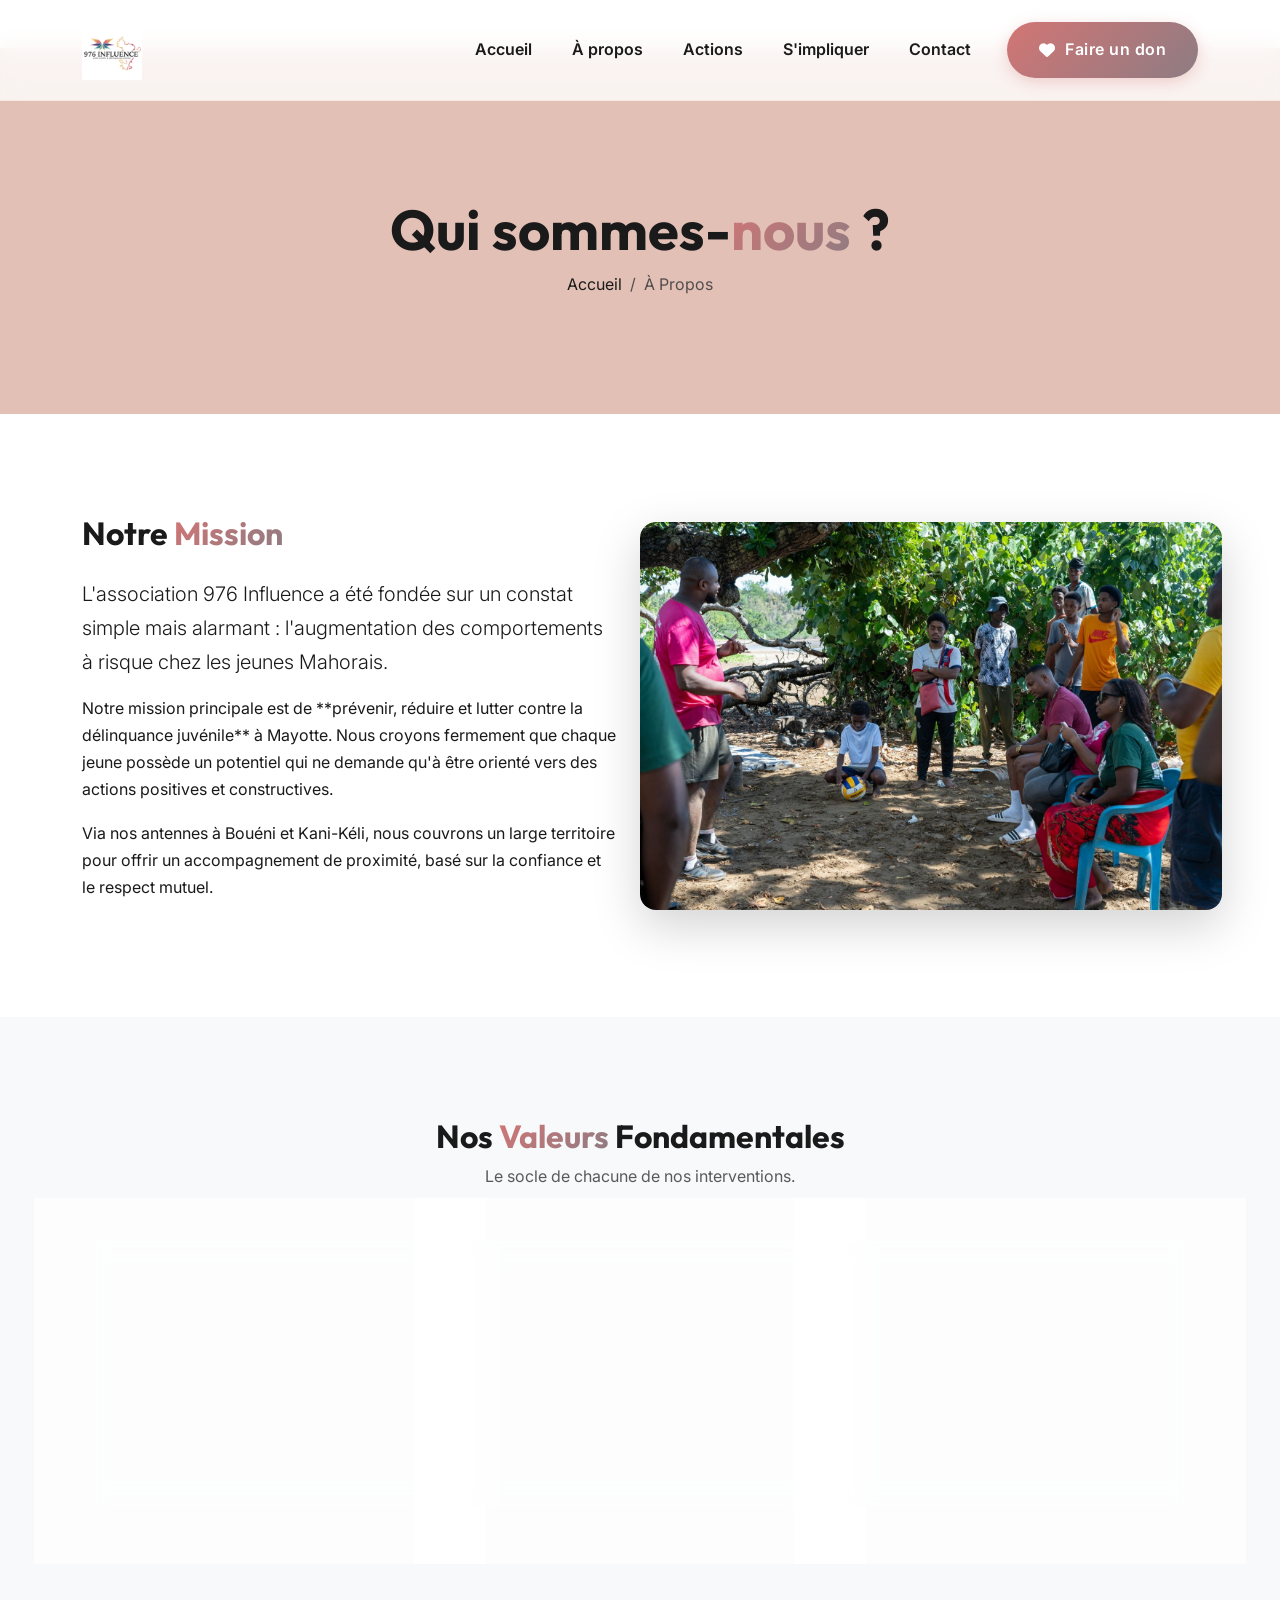
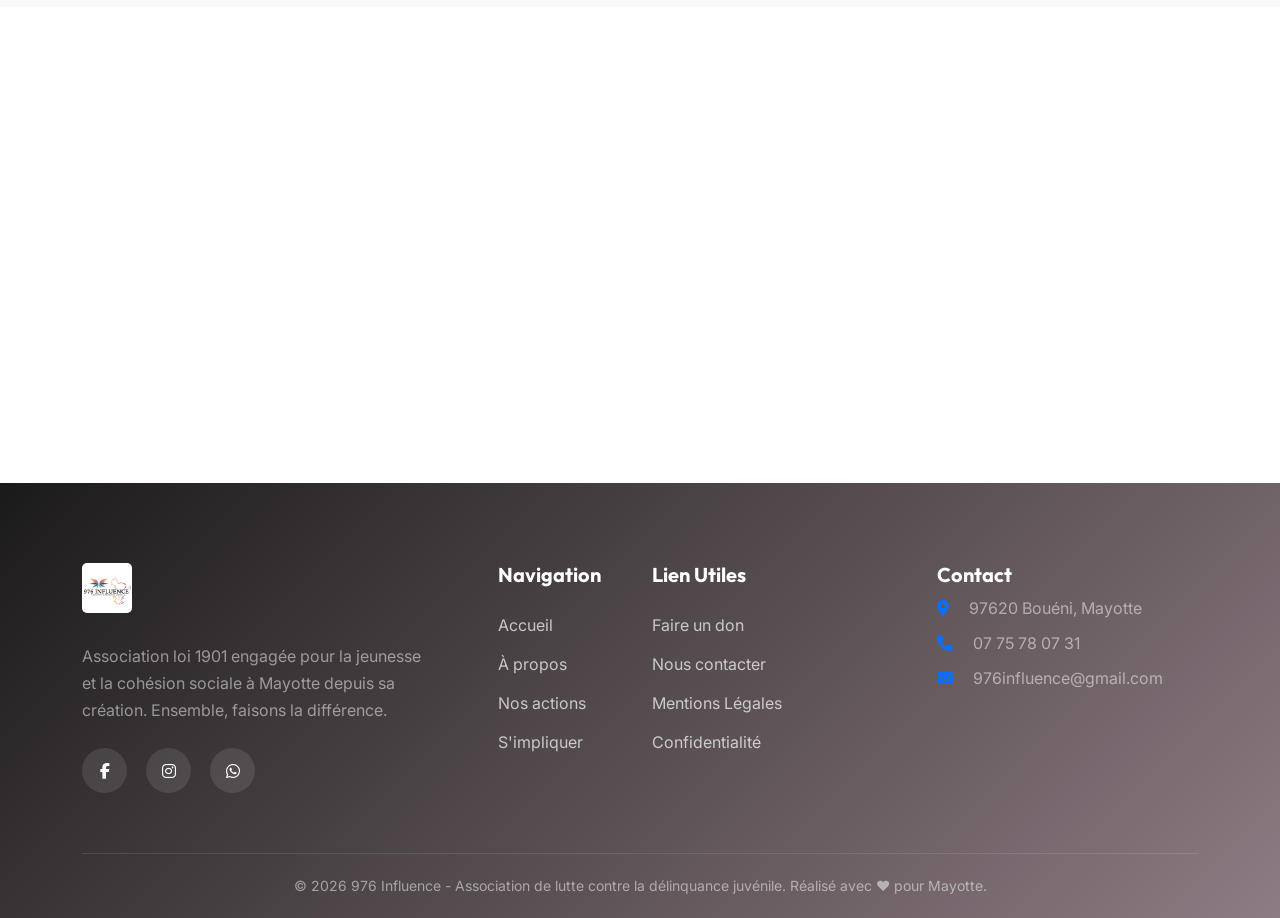
<file: a-propos.html>
<!DOCTYPE html>
<html lang="fr">
<head>
    <meta charset="UTF-8">
    <meta name="viewport" content="width=device-width, initial-scale=1.0">
    <title>À Propos - 976 Influence | Notre Histoire et nos Valeurs</title>
    <meta name="description" content="Découvrez l'origine de 976 Influence, notre mission à Mayotte et l'équipe qui œuvre pour la jeunesse Mahoraise.">
    
    <!-- Bootstrap 5 CSS -->
    <link href="https://cdn.jsdelivr.net/npm/bootstrap@5.3.0/dist/css/bootstrap.min.css" rel="stylesheet">
    <!-- Font Awesome -->
    <link rel="stylesheet" href="https://cdnjs.cloudflare.com/ajax/libs/font-awesome/6.4.0/css/all.min.css">
    <!-- Custom CSS -->
    <link rel="stylesheet" href="assets/css/style.css">
</head>
<body>

    <!-- Header Navigation -->
    <nav class="navbar navbar-expand-lg navbar-light navbar-custom glass-header">
        <div class="container">
            <a class="navbar-brand" href="index.html">
                <div class="brand-logo">
                    <img src="assets/images/logo_mayotte_influence_.jpeg" alt="976 Influence Logo">
                </div>
            </a>
            <button class="navbar-toggler border-0" type="button" data-bs-toggle="collapse" data-bs-target="#navbarNav">
                <span class="navbar-toggler-icon"></span>
            </button>
            <div class="collapse navbar-collapse" id="navbarNav">
                <ul class="navbar-nav ms-auto align-items-lg-center">
                    <li class="nav-item"><a class="nav-link" href="index.html">Accueil</a></li>
                    <li class="nav-item"><a class="nav-link active" href="a-propos.html">À propos</a></li>
                    <li class="nav-item"><a class="nav-link" href="actions.html">Actions</a></li>
                    <li class="nav-item"><a class="nav-link" href="s-impliquer.html">S'impliquer</a></li>
                    <li class="nav-item"><a class="nav-link" href="contact.html">Contact</a></li>
                    <li class="nav-item ms-lg-3">
                        <a href="https://www.helloasso.com/associations/976-influence/adhesions/adhesion-2026" class="btn-premium btn-premium-primary">
                            <i class="fa-solid fa-heart"></i> Faire un don
                        </a>
                    </li>
                </ul>
            </div>
        </div>
    </nav>

    <!-- Page Header -->
    <section class="section-padding bg-light-blue mt-5">
        <div class="container text-center pt-5">
            <h1 class="display-4 fw-bold reveal">Qui sommes-<span class="text-gradient">nous</span> ?</h1>
            <nav aria-label="breadcrumb">
                <ol class="breadcrumb justify-content-center">
                    <li class="breadcrumb-item"><a href="index.html">Accueil</a></li>
                    <li class="breadcrumb-item active" aria-current="page">À Propos</li>
                </ol>
            </nav>
        </div>
    </section>

    <!-- Mission & Vision -->
    <section class="section-padding">
        <div class="container">
            <div class="row g-5 align-items-center">
                <div class="col-lg-6 reveal">
                    <h2 class="mb-4 fw-bold">Notre <span class="text-gradient">Mission</span></h2>
                    <p class="lead">L'association 976 Influence a été fondée sur un constat simple mais alarmant : l'augmentation des comportements à risque chez les jeunes Mahorais.</p>
                    <p>Notre mission principale est de **prévenir, réduire et lutter contre la délinquance juvénile** à Mayotte. Nous croyons fermement que chaque jeune possède un potentiel qui ne demande qu'à être orienté vers des actions positives et constructives.</p>
                    <p>Via nos antennes à Bouéni et Kani-Kéli, nous couvrons un large territoire pour offrir un accompagnement de proximité, basé sur la confiance et le respect mutuel.</p>
                </div>
                <div class="col-lg-6 reveal shadow-lg rounded-4 p-0 overflow-hidden">
                    <img src="assets/images/photo_d_echange.jpeg" alt="976 Influence Mission" class="img-fluid">
                </div>
            </div>
        </div>
    </section>

    <!-- Values Grid -->
    <section class="section-padding bg-light">
        <div class="container">
            <div class="text-center mb-5 reveal">
                <h2 class="fw-bold">Nos <span class="text-gradient">Valeurs</span> Fondamentales</h2>
                <p class="text-muted">Le socle de chacune de nos interventions.</p>
            </div>
            <div class="row g-4">
                <div class="col-md-4 reveal">
                    <div class="glass-card h-100 border-0 text-center">
                        <div class="mb-4 text-primary"><i class="fa-solid fa-hand-holding-heart fa-3x"></i></div>
                        <h4 class="fw-bold">Solidarité</h4>
                        <p class="text-muted">Nous cultivons l'entraide entre les générations et le soutien aux familles les plus fragiles.</p>
                    </div>
                </div>
                <div class="col-md-4 reveal">
                    <div class="glass-card h-100 border-0 text-center">
                        <div class="mb-4 text-success"><i class="fa-solid fa-scale-balanced fa-3x"></i></div>
                        <h4 class="fw-bold">Citoyenneté</h4>
                        <p class="text-muted">Inculquer le respect des lois, des institutions et le sens du devoir civique dès le plus jeune âge.</p>
                    </div>
                </div>
                <div class="col-md-4 reveal">
                    <div class="glass-card h-100 border-0 text-center">
                        <div class="mb-4 text-info"><i class="fa-solid fa-earth-africa fa-3x"></i></div>
                        <h4 class="fw-bold">Identité</h4>
                        <p class="text-muted">Valoriser la culture mahoraise comme levier d'intégration et de fierté pour notre jeunesse.</p>
                    </div>
                </div>
            </div>
        </div>
    </section>

    <!-- CTA Section -->
    <section class="section-padding text-center">
        <div class="container reveal">
            <div class="glass-card bg-primary text-white p-5 border-0">
                <h2 class="fw-bold mb-4">Construisons ensemble l'avenir de Mayotte</h2>
                <p class="mb-4 fs-5">Votre soutien, qu'il soit financier ou bénévole, est le moteur de notre association.</p>
                <div class="d-flex gap-3 justify-content-center flex-wrap">
                    <a href="s-impliquer.html" class="btn-premium btn-premium-white">Devenir Bénévole</a>
                    <a href="https://www.helloasso.com/associations/976-influence/adhesions/adhesion-2026" class="btn-premium btn-premium-outline " style="border-color: white; color: white;">Faire un don</a>
                </div>
            </div>
        </div>
    </section>

    <!-- Footer -->
    <footer class="footer-premium">
        <div class="container">
            <div class="row g-4">
                <div class="col-lg-4">
                    <a href="index.html" class="footer-logo text-white">
                        <img src="assets/images/logo_mayotte_influence_.jpeg" alt="976 Influence Logo" style="height: 50px; width: auto; margin-bottom: 10px; border-radius: 5px;">
                    </a>
                    <p class="text-white-50">Association loi 1901 engagée pour la jeunesse et la cohésion sociale à Mayotte depuis sa création. Ensemble, faisons la différence.</p>
                    <div class="mt-4">
                        <a href="https://www.facebook.com/people/Asso-976influence/61571716615623/" class="social-circle text-white" target="_blank"><i class="fa-brands fa-facebook-f"></i></a>
                        <a href="#" class="social-circle text-white"><i class="fa-brands fa-instagram"></i></a>
                        <a href="#" class="social-circle text-white"><i class="fa-brands fa-whatsapp"></i></a>
                    </div>
                </div>
                <div class="col-lg-2 footer-links px-md-5">
                    <h5>Navigation</h5>
                    <ul class="p-0">
                        <li><a href="index.html">Accueil</a></li>
                        <li><a href="a-propos.html">À propos</a></li>
                        <li><a href="actions.html">Nos actions</a></li>
                        <li><a href="s-impliquer.html">S'impliquer</a></li>
                    </ul>
                </div>
                <div class="col-lg-3 footer-links">
                    <h5>Lien Utiles</h5>
                    <ul class="p-0">
                        <li><a href="https://www.helloasso.com/associations/976-influence/adhesions/adhesion-2026">Faire un don</a></li>
                        <li><a href="contact.html">Nous contacter</a></li>
                        <li><a href="mentions-legales.html">Mentions Légales</a></li>
                        <li><a href="politique-confidentialite.html">Confidentialité</a></li>
                    </ul>
                </div>
                <div class="col-lg-3">
                    <h5>Contact</h5>
                    <ul class="list-unstyled text-white-50">
                        <li class="mb-2"><i class="fa-solid fa-location-dot me-3 text-primary"></i> 97620 Bouéni, Mayotte</li>
                        <li class="mb-2"><i class="fa-solid fa-phone me-3 text-primary"></i> 07 75 78 07 31</li>
                        <li class="mb-2"><i class="fa-solid fa-envelope me-3 text-primary"></i> 976influence@gmail.com</li>
                    </ul>
                </div>
            </div>
            <div class="footer-bottom text-center">
                <p class="mb-0">&copy; 2026 976 Influence - Association de lutte contre la délinquance juvénile. Réalisé avec ❤️ pour Mayotte.</p>
            </div>
        </div>
    </footer>

    <!-- Scripts -->
    <script src="https://cdn.jsdelivr.net/npm/bootstrap@5.3.0/dist/js/bootstrap.bundle.min.js"></script>
    <script src="assets/js/main.js"></script>
</body>
</html>
</file>
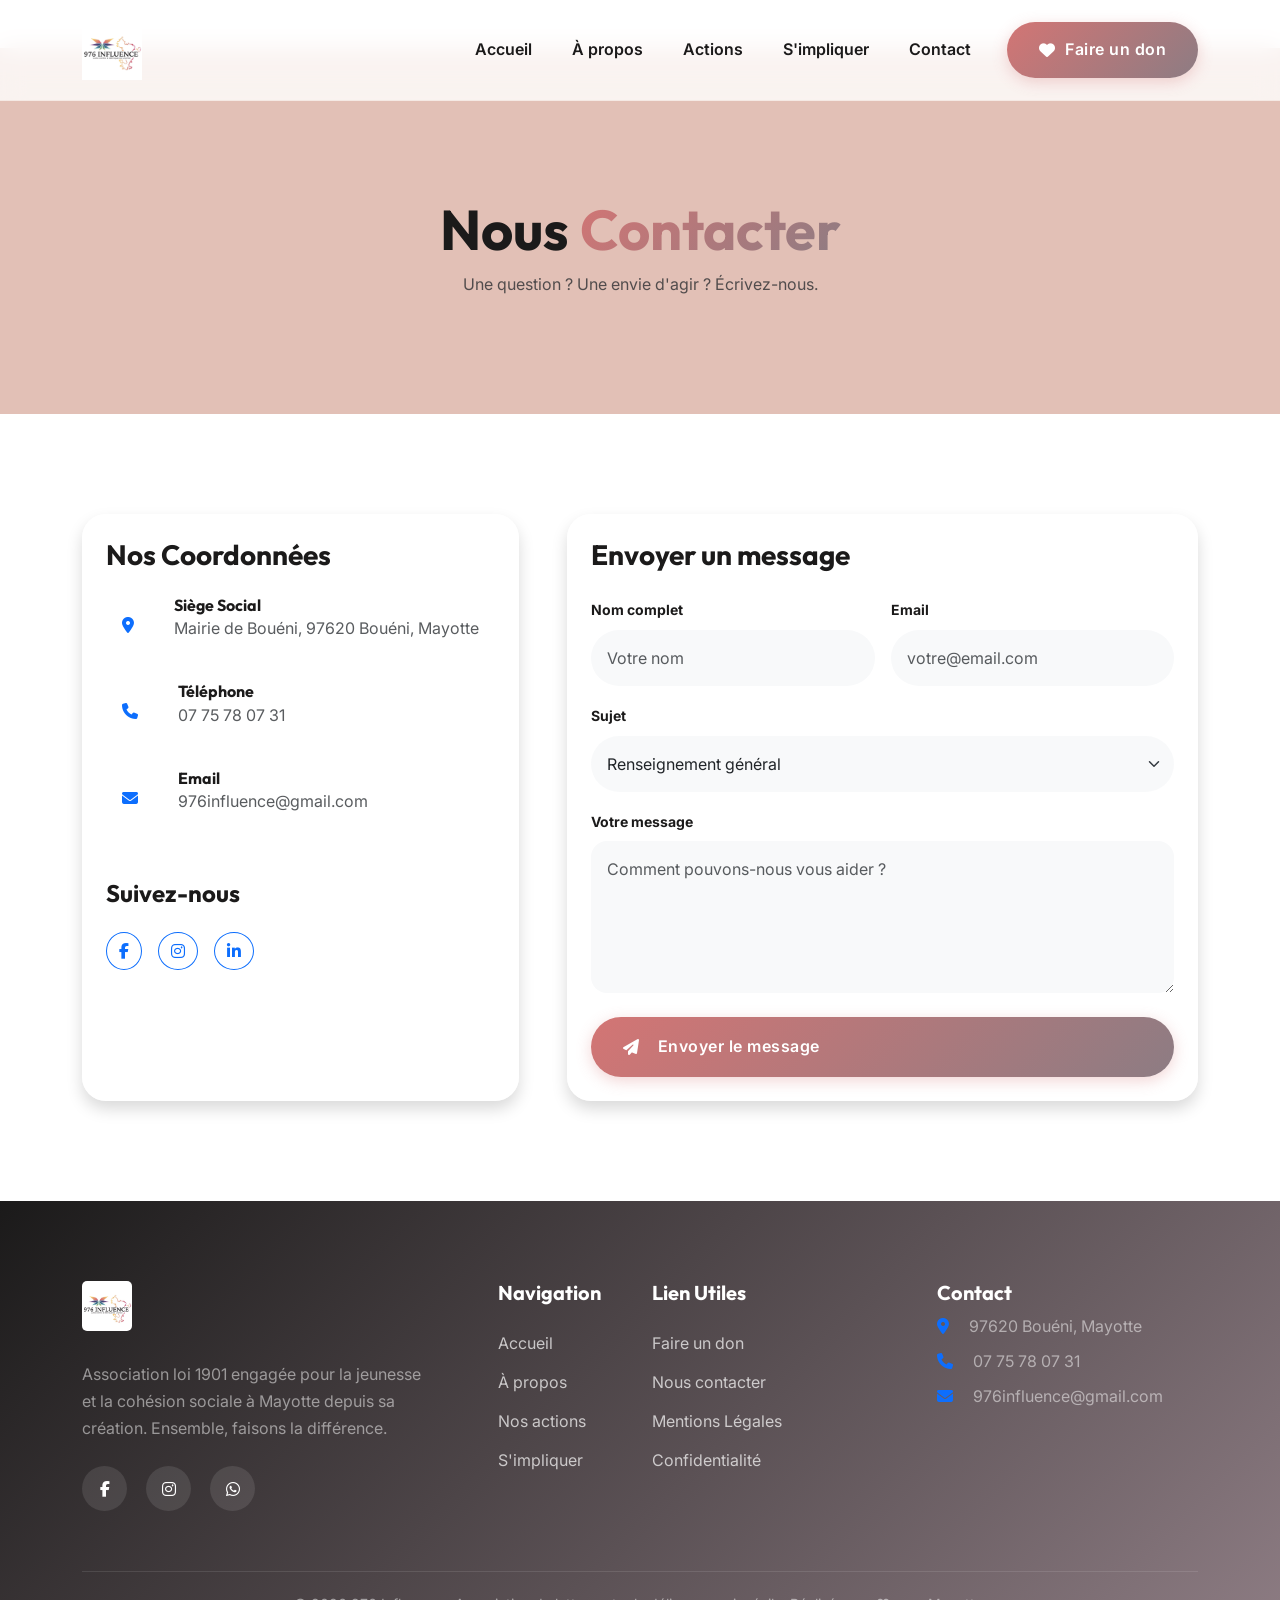
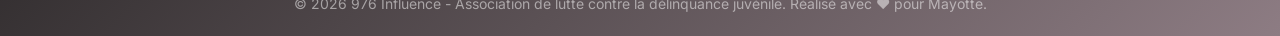
<file: contact.html>
<!DOCTYPE html>
<html lang="fr">
<head>
    <meta charset="UTF-8">
    <meta name="viewport" content="width=device-width, initial-scale=1.0">
    <title>Contact - 976 Influence | Nous Joindre à Mayotte</title>
    <meta name="description" content="Contactez l'association 976 Influence. Nous sommes à votre écoute pour toute question sur nos actions, pour devenir bénévole ou partenaire.">
    
    <!-- Bootstrap 5 CSS -->
    <link href="https://cdn.jsdelivr.net/npm/bootstrap@5.3.0/dist/css/bootstrap.min.css" rel="stylesheet">
    <!-- Font Awesome -->
    <link rel="stylesheet" href="https://cdnjs.cloudflare.com/ajax/libs/font-awesome/6.4.0/css/all.min.css">
    <!-- Custom CSS -->
    <link rel="stylesheet" href="assets/css/style.css">
</head>
<body>

    <!-- Header Navigation -->
    <nav class="navbar navbar-expand-lg navbar-light navbar-custom glass-header">
        <div class="container">
            <a class="navbar-brand" href="index.html">
                <div class="brand-logo">
                    <img src="assets/images/logo_mayotte_influence_.jpeg" alt="976 Influence Logo">
                </div>
            </a>
            <button class="navbar-toggler border-0" type="button" data-bs-toggle="collapse" data-bs-target="#navbarNav">
                <span class="navbar-toggler-icon"></span>
            </button>
            <div class="collapse navbar-collapse" id="navbarNav">
                <ul class="navbar-nav ms-auto align-items-lg-center">
                    <li class="nav-item"><a class="nav-link" href="index.html">Accueil</a></li>
                    <li class="nav-item"><a class="nav-link" href="a-propos.html">À propos</a></li>
                    <li class="nav-item"><a class="nav-link" href="actions.html">Actions</a></li>
                    <li class="nav-item"><a class="nav-link" href="s-impliquer.html">S'impliquer</a></li>
                    <li class="nav-item"><a class="nav-link active" href="contact.html">Contact</a></li>
                    <li class="nav-item ms-lg-3">
                        <a href="https://www.helloasso.com/associations/976-influence/adhesions/adhesion-2026" class="btn-premium btn-premium-primary">
                            <i class="fa-solid fa-heart"></i> Faire un don
                        </a>
                    </li>
                </ul>
            </div>
        </div>
    </nav>

    <!-- Page Header -->
    <section class="section-padding bg-light-blue mt-5">
        <div class="container text-center pt-5">
            <h1 class="display-4 fw-bold reveal">Nous <span class="text-gradient">Contacter</span></h1>
            <p class="text-muted reveal">Une question ? Une envie d'agir ? Écrivez-nous.</p>
        </div>
    </section>

    <!-- Contact Section -->
    <section class="section-padding">
        <div class="container">
            <div class="row g-5">
                <div class="col-lg-5 reveal">
                    <div class="glass-card p-4 h-100 border-0 shadow">
                        <h3 class="fw-bold mb-4">Nos Coordonnées</h3>
                        <div class="mb-5">
                            <div class="d-flex gap-4 mb-4">
                                <div class="bg-blue-light p-3 rounded-circle text-primary"><i class="fa-solid fa-location-dot"></i></div>
                                <div>
                                    <h6 class="fw-bold mb-0">Siège Social</h6>
                                    <p class="text-muted">Mairie de Bouéni, 97620 Bouéni, Mayotte</p>
                                </div>
                            </div>
                            <div class="d-flex gap-4 mb-4">
                                <div class="bg-blue-light p-3 rounded-circle text-primary"><i class="fa-solid fa-phone"></i></div>
                                <div>
                                    <h6 class="fw-bold mb-0">Téléphone</h6>
                                    <p class="text-muted">07 75 78 07 31</p>
                                </div>
                            </div>
                            <div class="d-flex gap-4 mb-4">
                                <div class="bg-blue-light p-3 rounded-circle text-primary"><i class="fa-solid fa-envelope"></i></div>
                                <div>
                                    <h6 class="fw-bold mb-0">Email</h6>
                                    <p class="text-muted">976influence@gmail.com</p>
                                </div>
                            </div>
                        </div>

                        <h4 class="fw-bold mb-4">Suivez-nous</h4>
                        <div class="d-flex gap-3">
                            <a href="https://www.facebook.com/people/Asso-976influence/61571716615623/" class="btn btn-outline-primary rounded-circle" target="_blank"><i class="fa-brands fa-facebook-f"></i></a>
                            <a href="#" class="btn btn-outline-primary rounded-circle"><i class="fa-brands fa-instagram"></i></a>
                            <a href="#" class="btn btn-outline-primary rounded-circle"><i class="fa-brands fa-linkedin-in"></i></a>
                        </div>
                    </div>
                </div>
                <div class="col-lg-7 reveal">
                    <div class="glass-card p-4 border-0 shadow">
                        <h3 class="fw-bold mb-4">Envoyer un message</h3>
                        <form id="contactForm">
                            <div class="row g-3">
                                <div class="col-md-6">
                                    <label class="form-label fw-bold small">Nom complet</label>
                                    <input type="text" class="form-control rounded-pill border-0 bg-light p-3" id="name" placeholder="Votre nom" required>
                                </div>
                                <div class="col-md-6">
                                    <label class="form-label fw-bold small">Email</label>
                                    <input type="email" class="form-control rounded-pill border-0 bg-light p-3" id="email" placeholder="votre@email.com" required>
                                </div>
                                <div class="col-12">
                                    <label class="form-label fw-bold small">Sujet</label>
                                    <select class="form-select rounded-pill border-0 bg-light p-3" id="subject">
                                        <option value="General">Renseignement général</option>
                                        <option value="Volunteer">Devenir bénévole</option>
                                        <option value="Partner">Devenir partenaire</option>
                                        <option value="Donation">Question sur les dons</option>
                                    </select>
                                </div>
                                <div class="col-12">
                                    <label class="form-label fw-bold small">Votre message</label>
                                    <textarea class="form-control rounded-4 border-0 bg-light p-3" id="message" rows="5" placeholder="Comment pouvons-nous vous aider ?" required></textarea>
                                </div>
                                <div class="col-12 mt-4 text-center">
                                    <button type="submit" class="btn-premium btn-premium-primary w-100 py-3">
                                        <i class="fa-solid fa-paper-plane me-2"></i> Envoyer le message
                                    </button>
                                </div>
                            </div>
                        </form>
                        <div id="formStatus" class="mt-4 text-center d-none">
                            <div class="alert alert-success d-inline-block px-5 rounded-pill">
                                Message envoyé avec succès !
                            </div>
                        </div>
                    </div>
                </div>
            </div>
        </div>
    </section>

    <!-- Footer -->
    <footer class="footer-premium">
        <div class="container">
            <div class="row g-4">
                <div class="col-lg-4">
                    <a href="index.html" class="footer-logo text-white">
                        <img src="assets/images/logo_mayotte_influence_.jpeg" alt="976 Influence Logo" style="height: 50px; width: auto; margin-bottom: 10px; border-radius: 5px;">
                    </a>
                    <p class="text-white-50">Association loi 1901 engagée pour la jeunesse et la cohésion sociale à Mayotte depuis sa création. Ensemble, faisons la différence.</p>
                    <div class="mt-4">
                        <a href="https://www.facebook.com/people/Asso-976influence/61571716615623/" class="social-circle text-white" target="_blank"><i class="fa-brands fa-facebook-f"></i></a>
                        <a href="#" class="social-circle text-white"><i class="fa-brands fa-instagram"></i></a>
                        <a href="#" class="social-circle text-white"><i class="fa-brands fa-whatsapp"></i></a>
                    </div>
                </div>
                <div class="col-lg-2 footer-links px-md-5">
                    <h5>Navigation</h5>
                    <ul class="p-0">
                        <li><a href="index.html">Accueil</a></li>
                        <li><a href="a-propos.html">À propos</a></li>
                        <li><a href="actions.html">Nos actions</a></li>
                        <li><a href="s-impliquer.html">S'impliquer</a></li>
                    </ul>
                </div>
                <div class="col-lg-3 footer-links">
                    <h5>Lien Utiles</h5>
                    <ul class="p-0">
                        <li><a href="https://www.helloasso.com/associations/976-influence/adhesions/adhesion-2026">Faire un don</a></li>
                        <li><a href="contact.html">Nous contacter</a></li>
                        <li><a href="mentions-legales.html">Mentions Légales</a></li>
                        <li><a href="politique-confidentialite.html">Confidentialité</a></li>
                    </ul>
                </div>
                <div class="col-lg-3">
                    <h5>Contact</h5>
                    <ul class="list-unstyled text-white-50">
                        <li class="mb-2"><i class="fa-solid fa-location-dot me-3 text-primary"></i> 97620 Bouéni, Mayotte</li>
                        <li class="mb-2"><i class="fa-solid fa-phone me-3 text-primary"></i> 07 75 78 07 31</li>
                        <li class="mb-2"><i class="fa-solid fa-envelope me-3 text-primary"></i> 976influence@gmail.com</li>
                    </ul>
                </div>
            </div>
            <div class="footer-bottom text-center">
                <p class="mb-0">&copy; 2026 976 Influence - Association de lutte contre la délinquance juvénile. Réalisé avec ❤️ pour Mayotte.</p>
            </div>
        </div>
    </footer>

    <!-- Scripts -->
    <script src="https://cdn.jsdelivr.net/npm/bootstrap@5.3.0/dist/js/bootstrap.bundle.min.js"></script>
    <script src="assets/js/main.js"></script>
    <script>
        document.getElementById('contactForm').addEventListener('submit', function(e) {
            e.preventDefault();

            const name = document.getElementById('name').value.trim();
            const email = document.getElementById('email').value.trim();
            const subject = document.getElementById('subject').value;
            const message = document.getElementById('message').value.trim();
            const mailTo = '976influence@gmail.com';

            const body = `Nom : ${name}\r\nEmail : ${email}\r\nSujet : ${subject}\r\n\r\n${message}`;
            const mailtoUrl = `mailto:${mailTo}?subject=${encodeURIComponent('Message depuis le site - ' + subject)}&body=${encodeURIComponent(body)}`;

            window.location.href = mailtoUrl;
            document.getElementById('formStatus').classList.remove('d-none');
        });

        window.addEventListener('load', () => {
             const urlParams = new URLSearchParams(window.location.search);
             const subjectParam = urlParams.get('subject');
             if(subjectParam) {
                 const select = document.getElementById('subject');
                 if(subjectParam.includes('Don')) select.value = 'Donation';
                 if(subjectParam.includes('Bénévole') || subjectParam.includes('Volunteer')) select.value = 'Volunteer';
                 if(subjectParam.includes('Partenaire')) select.value = 'Partner';
             }
        });
    </script>
</body>
</html>
</file>
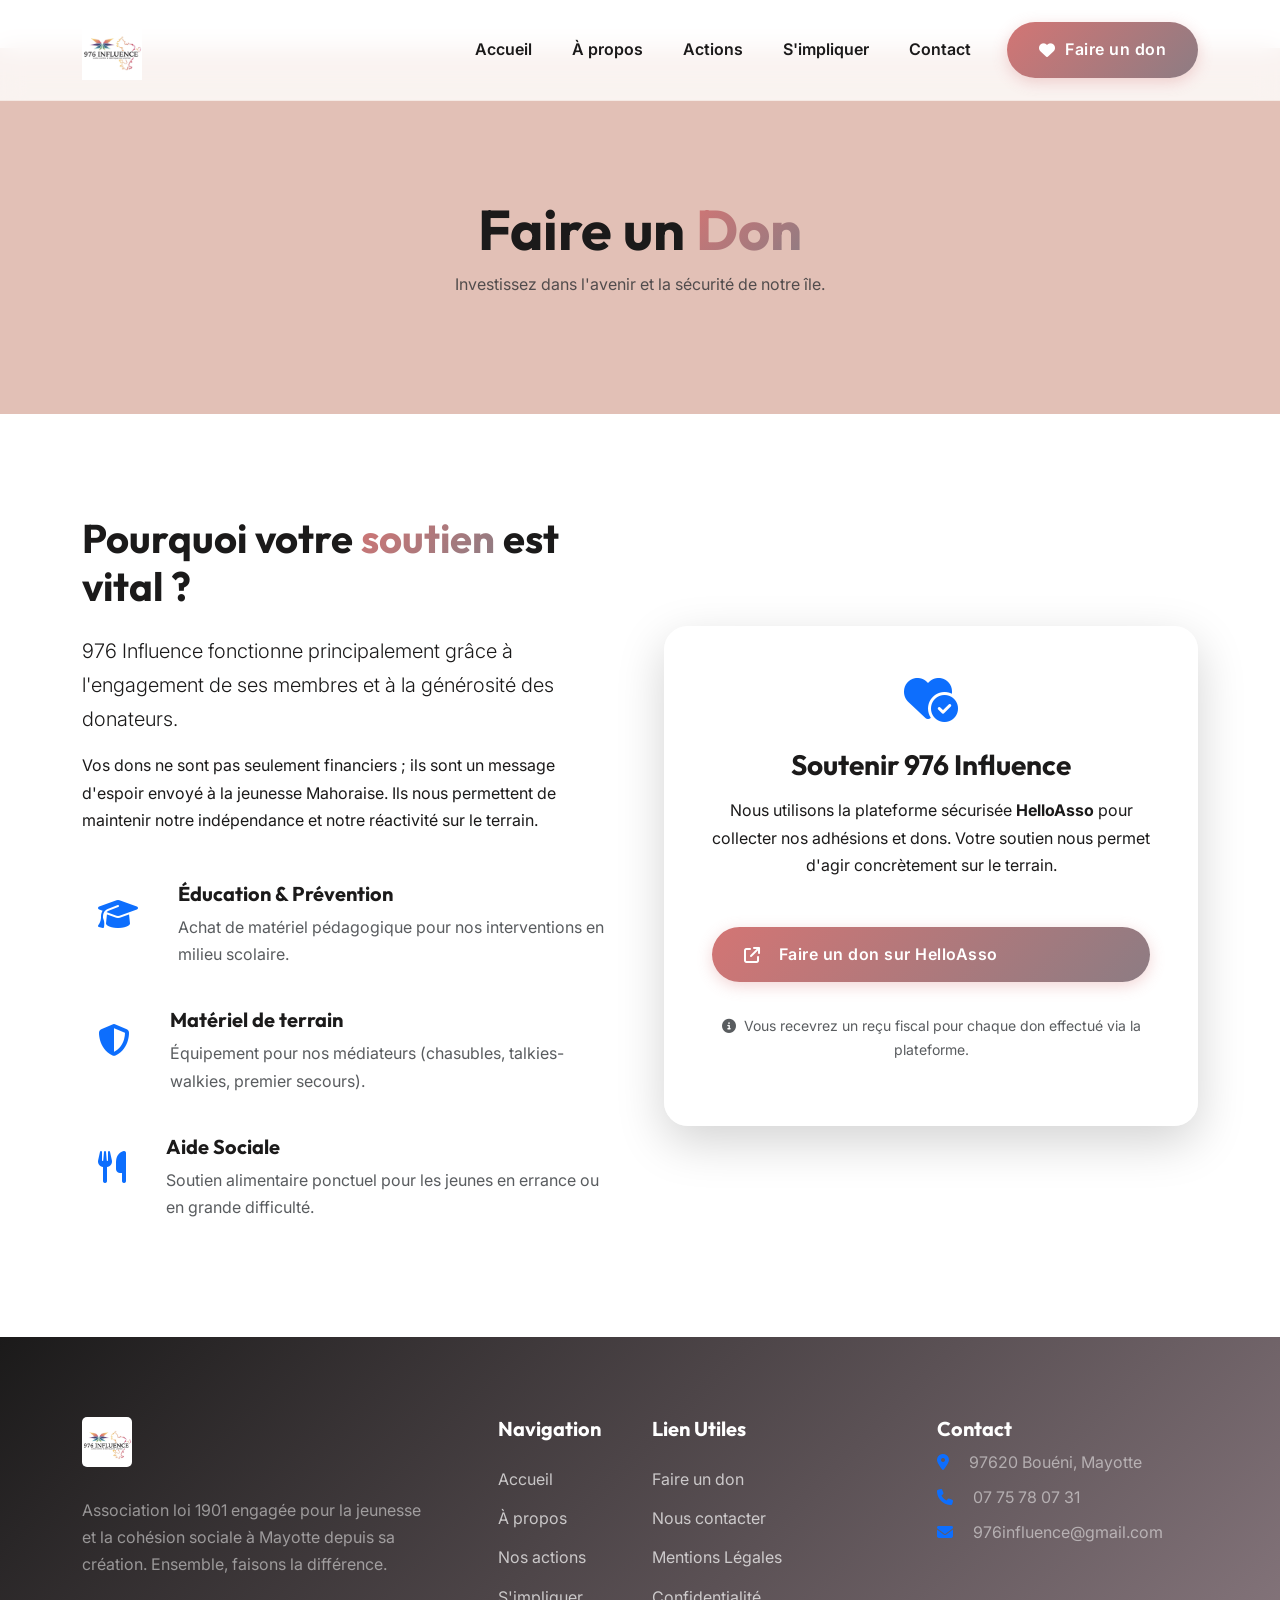
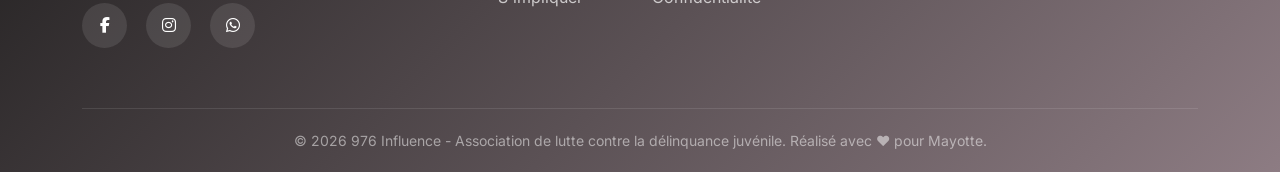
<file: don.html>
<!DOCTYPE html>
<html lang="fr">
<head>
    <meta charset="UTF-8">
    <meta name="viewport" content="width=device-width, initial-scale=1.0">
    <title>Faire un Don - 976 Influence | Soutenez la Jeunesse de Mayotte</title>
    <meta name="description" content="Soutenez les actions de 976 Influence à Mayotte. Votre don permet de financer nos actions de prévention, de médiation et de cohésion sociale.">
    
    <!-- Bootstrap 5 CSS -->
    <link href="https://cdn.jsdelivr.net/npm/bootstrap@5.3.0/dist/css/bootstrap.min.css" rel="stylesheet">
    <!-- Font Awesome -->
    <link rel="stylesheet" href="https://cdnjs.cloudflare.com/ajax/libs/font-awesome/6.4.0/css/all.min.css">
    <!-- Custom CSS -->
    <link rel="stylesheet" href="assets/css/style.css">
</head>
<body>

    <!-- Header Navigation -->
    <nav class="navbar navbar-expand-lg navbar-light navbar-custom glass-header">
        <div class="container">
            <a class="navbar-brand" href="index.html">
                <div class="brand-logo">
                    <img src="assets/images/logo_mayotte_influence_.jpeg" alt="976 Influence Logo">
                </div>
            </a>
            <button class="navbar-toggler border-0" type="button" data-bs-toggle="collapse" data-bs-target="#navbarNav">
                <span class="navbar-toggler-icon"></span>
            </button>
            <div class="collapse navbar-collapse" id="navbarNav">
                <ul class="navbar-nav ms-auto align-items-lg-center">
                    <li class="nav-item"><a class="nav-link" href="index.html">Accueil</a></li>
                    <li class="nav-item"><a class="nav-link" href="a-propos.html">À propos</a></li>
                    <li class="nav-item"><a class="nav-link" href="actions.html">Actions</a></li>
                    <li class="nav-item"><a class="nav-link" href="s-impliquer.html">S'impliquer</a></li>
                    <li class="nav-item"><a class="nav-link" href="contact.html">Contact</a></li>
                    <li class="nav-item ms-lg-3">
                        <a href="https://www.helloasso.com/associations/976-influence/adhesions/adhesion-2026" class="btn-premium btn-premium-primary">
                            <i class="fa-solid fa-heart"></i> Faire un don
                        </a>
                    </li>
                </ul>
            </div>
        </div>
    </nav>

    <!-- Page Header -->
    <section class="section-padding bg-light-blue mt-5">
        <div class="container text-center pt-5">
            <h1 class="display-4 fw-bold reveal">Faire un <span class="text-gradient">Don</span></h1>
            <p class="text-muted reveal">Investissez dans l'avenir et la sécurité de notre île.</p>
        </div>
    </section>

    <!-- Why Donate Section -->
    <section class="section-padding">
        <div class="container">
            <div class="row g-5 align-items-center">
                <div class="col-lg-6 reveal">
                    <h2 class="display-6 fw-bold mb-4">Pourquoi votre <span class="text-gradient">soutien</span> est vital ?</h2>
                    <p class="lead">976 Influence fonctionne principalement grâce à l'engagement de ses membres et à la générosité des donateurs.</p>
                    <p>Vos dons ne sont pas seulement financiers ; ils sont un message d'espoir envoyé à la jeunesse Mahoraise. Ils nous permettent de maintenir notre indépendance et notre réactivité sur le terrain.</p>
                    
                    <div class="mt-5">
                        <div class="d-flex gap-4 mb-4">
                            <div class="bg-blue-light p-3 rounded-4 reveal"><i class="fa-solid fa-graduation-cap fa-2x text-primary"></i></div>
                            <div>
                                <h5 class="fw-bold">Éducation & Prévention</h5>
                                <p class="text-muted">Achat de matériel pédagogique pour nos interventions en milieu scolaire.</p>
                            </div>
                        </div>
                        <div class="d-flex gap-4 mb-4">
                            <div class="bg-blue-light p-3 rounded-4 reveal"><i class="fa-solid fa-shield-halved fa-2x text-primary"></i></div>
                            <div>
                                <h5 class="fw-bold">Matériel de terrain</h5>
                                <p class="text-muted">Équipement pour nos médiateurs (chasubles, talkies-walkies, premier secours).</p>
                            </div>
                        </div>
                        <div class="d-flex gap-4">
                            <div class="bg-blue-light p-3 rounded-4 reveal"><i class="fa-solid fa-utensils fa-2x text-primary"></i></div>
                            <div>
                                <h5 class="fw-bold">Aide Sociale</h5>
                                <p class="text-muted">Soutien alimentaire ponctuel pour les jeunes en errance ou en grande difficulté.</p>
                            </div>
                        </div>
                    </div>
                </div>
                <div class="col-lg-6 reveal">
                    <div class="glass-card p-5 border-0 shadow-lg text-center">
                        <div class="text-primary mb-4"><i class="fa-solid fa-heart-circle-check fa-3x"></i></div>
                        <h3 class="fw-bold mb-3">Soutenir 976 Influence</h3>
                        <p class="mb-5">Nous utilisons la plateforme sécurisée <strong>HelloAsso</strong> pour collecter nos adhésions et dons. Votre soutien nous permet d'agir concrètement sur le terrain.</p>
                        
                        <div class="d-grid gap-3">
                            <a href="https://www.helloasso.com/associations/976-influence/adhesions/adhesion-2026" class="btn-premium btn-premium-primary">
                                <i class="fa-solid fa-external-link me-2"></i> Faire un don sur HelloAsso
                            </a>
                            <p class="mt-3 small text-muted"><i class="fa-solid fa-circle-info me-1"></i> Vous recevrez un reçu fiscal pour chaque don effectué via la plateforme.</p>
                        </div>
                    </div>
                </div>
            </div>
        </div>
    </section>

    <!-- Footer -->
    <footer class="footer-premium">
        <div class="container">
            <div class="row g-4">
                <div class="col-lg-4">
                    <a href="index.html" class="footer-logo text-white">
                        <img src="assets/images/logo_mayotte_influence_.jpeg" alt="976 Influence Logo" style="height: 50px; width: auto; margin-bottom: 10px; border-radius: 5px;">
                    </a>
                    <p class="text-white-50">Association loi 1901 engagée pour la jeunesse et la cohésion sociale à Mayotte depuis sa création. Ensemble, faisons la différence.</p>
                    <div class="mt-4">
                        <a href="https://www.facebook.com/people/Asso-976influence/61571716615623/" class="social-circle text-white" target="_blank"><i class="fa-brands fa-facebook-f"></i></a>
                        <a href="#" class="social-circle text-white"><i class="fa-brands fa-instagram"></i></a>
                        <a href="#" class="social-circle text-white"><i class="fa-brands fa-whatsapp"></i></a>
                    </div>
                </div>
                <div class="col-lg-2 footer-links px-md-5">
                    <h5>Navigation</h5>
                    <ul class="p-0">
                        <li><a href="index.html">Accueil</a></li>
                        <li><a href="a-propos.html">À propos</a></li>
                        <li><a href="actions.html">Nos actions</a></li>
                        <li><a href="s-impliquer.html">S'impliquer</a></li>
                    </ul>
                </div>
                <div class="col-lg-3 footer-links">
                    <h5>Lien Utiles</h5>
                    <ul class="p-0">
                        <li><a href="https://www.helloasso.com/associations/976-influence/adhesions/adhesion-2026">Faire un don</a></li>
                        <li><a href="contact.html">Nous contacter</a></li>
                        <li><a href="mentions-legales.html">Mentions Légales</a></li>
                        <li><a href="politique-confidentialite.html">Confidentialité</a></li>
                    </ul>
                </div>
                <div class="col-lg-3">
                    <h5>Contact</h5>
                    <ul class="list-unstyled text-white-50">
                        <li class="mb-2"><i class="fa-solid fa-location-dot me-3 text-primary"></i> 97620 Bouéni, Mayotte</li>
                        <li class="mb-2"><i class="fa-solid fa-phone me-3 text-primary"></i> 07 75 78 07 31</li>
                        <li class="mb-2"><i class="fa-solid fa-envelope me-3 text-primary"></i> 976influence@gmail.com</li>
                    </ul>
                </div>
            </div>
            <div class="footer-bottom text-center">
                <p class="mb-0">&copy; 2026 976 Influence - Association de lutte contre la délinquance juvénile. Réalisé avec ❤️ pour Mayotte.</p>
            </div>
        </div>
    </footer>

    <!-- Scripts -->
    <script src="https://cdn.jsdelivr.net/npm/bootstrap@5.3.0/dist/js/bootstrap.bundle.min.js"></script>
    <script src="assets/js/main.js"></script>
</body>
</html>
</file>
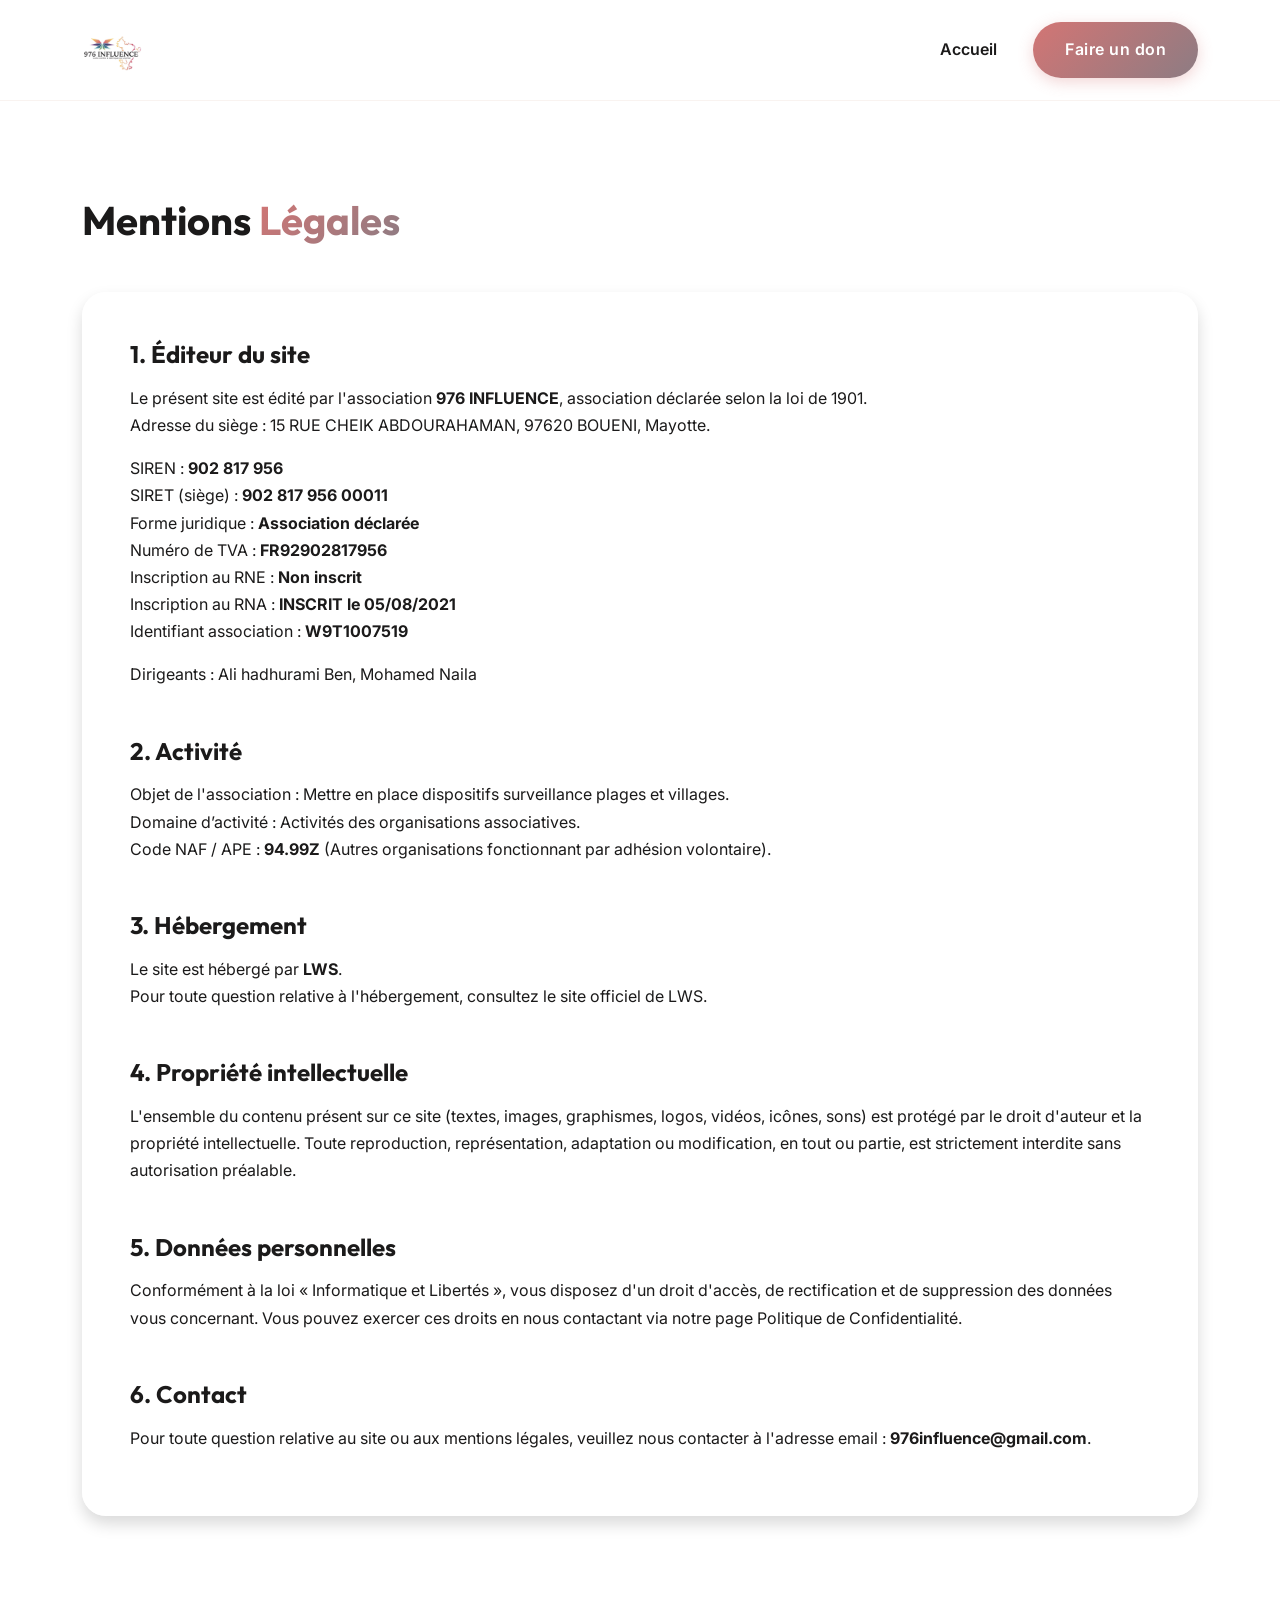
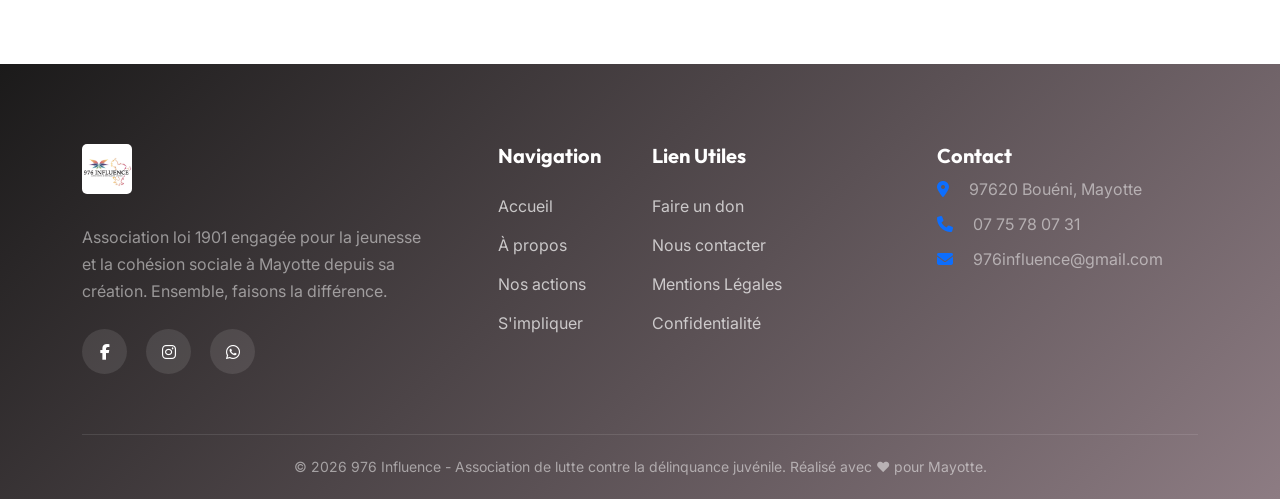
<file: mentions-legales.html>
<!DOCTYPE html>
<html lang="fr">
<head>
    <meta charset="UTF-8">
    <meta name="viewport" content="width=device-width, initial-scale=1.0">
    <title>Mentions Légales - 976 Influence</title>
    
    <!-- Bootstrap 5 CSS -->
    <link href="https://cdn.jsdelivr.net/npm/bootstrap@5.3.0/dist/css/bootstrap.min.css" rel="stylesheet">
    <!-- Font Awesome -->
    <link rel="stylesheet" href="https://cdnjs.cloudflare.com/ajax/libs/font-awesome/6.4.0/css/all.min.css">
    <!-- Custom CSS -->
    <link rel="stylesheet" href="assets/css/style.css">
</head>
<body>

    <!-- Header Navigation -->
    <nav class="navbar navbar-expand-lg navbar-light navbar-custom glass-header">
        <div class="container">
            <a class="navbar-brand" href="index.html">
                <div class="brand-logo">
                    <img src="assets/images/logo_mayotte_influence_.jpeg" alt="976 Influence Logo">
                </div>
            </a>
            <button class="navbar-toggler border-0" type="button" data-bs-toggle="collapse" data-bs-target="#navbarNav">
                <span class="navbar-toggler-icon"></span>
            </button>
            <div class="collapse navbar-collapse" id="navbarNav">
                <ul class="navbar-nav ms-auto align-items-lg-center">
                    <li class="nav-item"><a class="nav-link" href="index.html">Accueil</a></li>
                    <li class="nav-item ms-lg-3">
                        <a href="https://www.helloasso.com/associations/976-influence/adhesions/adhesion-2026" class="btn-premium btn-premium-primary">Faire un don</a>
                    </li>
                </ul>
            </div>
        </div>
    </nav>

    <section class="section-padding mt-5">
        <div class="container py-5">
            <h1 class="mb-5 fw-bold">Mentions <span class="text-gradient">Légales</span></h1>

            <div class="glass-card p-5 border-0 shadow">
                <h4 class="fw-bold mb-3">1. Éditeur du site</h4>
                <p>Le présent site est édité par l'association <strong>976 INFLUENCE</strong>, association déclarée selon la loi de 1901.
                <br>Adresse du siège : 15 RUE CHEIK ABDOURAHAMAN, 97620 BOUENI, Mayotte.</p>
                <p>
                    SIREN : <strong>902 817 956</strong><br>
                    SIRET (siège) : <strong>902 817 956 00011</strong><br>
                    Forme juridique : <strong>Association déclarée</strong><br>
                    Numéro de TVA : <strong>FR92902817956</strong><br>
                    Inscription au RNE : <strong>Non inscrit</strong><br>
                    Inscription au RNA : <strong>INSCRIT le 05/08/2021</strong><br>
                    Identifiant association : <strong>W9T1007519</strong>
                </p>
                <p>Dirigeants :
                    <a href="https://www.pappers.fr/recherche-dirigeants?q=Ben+Ali+hadhurami" target="_blank" rel="noopener">Ali hadhurami Ben</a>,
                    <a href="https://www.pappers.fr/recherche-dirigeants?q=Naila+Mohamed" target="_blank" rel="noopener">Mohamed Naila</a>
                </p>

                <h4 class="fw-bold mt-5 mb-3">2. Activité</h4>
                <p>Objet de l'association : Mettre en place dispositifs surveillance plages et villages.<br>
                Domaine d’activité : Activités des organisations associatives.<br>
                Code NAF / APE : <strong>94.99Z</strong> (Autres organisations fonctionnant par adhésion volontaire).</p>

                <h4 class="fw-bold mt-5 mb-3">3. Hébergement</h4>
                <p>Le site est hébergé par <strong>LWS</strong>.<br>
                Pour toute question relative à l'hébergement, consultez le site officiel de LWS.</p>

                <h4 class="fw-bold mt-5 mb-3">4. Propriété intellectuelle</h4>
                <p>L'ensemble du contenu présent sur ce site (textes, images, graphismes, logos, vidéos, icônes, sons) est protégé par le droit d'auteur et la propriété intellectuelle.
                Toute reproduction, représentation, adaptation ou modification, en tout ou partie, est strictement interdite sans autorisation préalable.</p>

                <h4 class="fw-bold mt-5 mb-3">5. Données personnelles</h4>
                <p>Conformément à la loi « Informatique et Libertés », vous disposez d'un droit d'accès, de rectification et de suppression des données vous concernant.
                Vous pouvez exercer ces droits en nous contactant via notre page <a href="politique-confidentialite.html">Politique de Confidentialité</a>.</p>

                <h4 class="fw-bold mt-5 mb-3">6. Contact</h4>
                <p>Pour toute question relative au site ou aux mentions légales, veuillez nous contacter à l'adresse email : <strong>976influence@gmail.com</strong>.</p>
            </div>
        </div>
    </section>

    <!-- Footer -->
    <footer class="footer-premium">
        <div class="container">
            <div class="row g-4">
                <div class="col-lg-4">
                    <a href="index.html" class="footer-logo text-white">
                        <img src="assets/images/logo_mayotte_influence_.jpeg" alt="976 Influence Logo" style="height: 50px; width: auto; margin-bottom: 10px; border-radius: 5px;">
                    </a>
                    <p class="text-white-50">Association loi 1901 engagée pour la jeunesse et la cohésion sociale à Mayotte depuis sa création. Ensemble, faisons la différence.</p>
                    <div class="mt-4">
                        <a href="https://www.facebook.com/people/Asso-976influence/61571716615623/" class="social-circle text-white" target="_blank"><i class="fa-brands fa-facebook-f"></i></a>
                        <a href="#" class="social-circle text-white"><i class="fa-brands fa-instagram"></i></a>
                        <a href="#" class="social-circle text-white"><i class="fa-brands fa-whatsapp"></i></a>
                    </div>
                </div>
                <div class="col-lg-2 footer-links px-md-5">
                    <h5>Navigation</h5>
                    <ul class="p-0">
                        <li><a href="index.html">Accueil</a></li>
                        <li><a href="a-propos.html">À propos</a></li>
                        <li><a href="actions.html">Nos actions</a></li>
                        <li><a href="s-impliquer.html">S'impliquer</a></li>
                    </ul>
                </div>
                <div class="col-lg-3 footer-links">
                    <h5>Lien Utiles</h5>
                    <ul class="p-0">
                        <li><a href="https://www.helloasso.com/associations/976-influence/adhesions/adhesion-2026">Faire un don</a></li>
                        <li><a href="contact.html">Nous contacter</a></li>
                        <li><a href="mentions-legales.html">Mentions Légales</a></li>
                        <li><a href="politique-confidentialite.html">Confidentialité</a></li>
                    </ul>
                </div>
                <div class="col-lg-3">
                    <h5>Contact</h5>
                    <ul class="list-unstyled text-white-50">
                        <li class="mb-2"><i class="fa-solid fa-location-dot me-3 text-primary"></i> 97620 Bouéni, Mayotte</li>
                        <li class="mb-2"><i class="fa-solid fa-phone me-3 text-primary"></i> 07 75 78 07 31</li>
                        <li class="mb-2"><i class="fa-solid fa-envelope me-3 text-primary"></i> 976influence@gmail.com</li>
                    </ul>
                </div>
            </div>
            <div class="footer-bottom text-center">
                <p class="mb-0">&copy; 2026 976 Influence - Association de lutte contre la délinquance juvénile. Réalisé avec ❤️ pour Mayotte.</p>
            </div>
        </div>
    </footer>

    <script src="https://cdn.jsdelivr.net/npm/bootstrap@5.3.0/dist/js/bootstrap.bundle.min.js"></script>
    <script src="assets/js/main.js"></script>
</body>
</html>
</file>
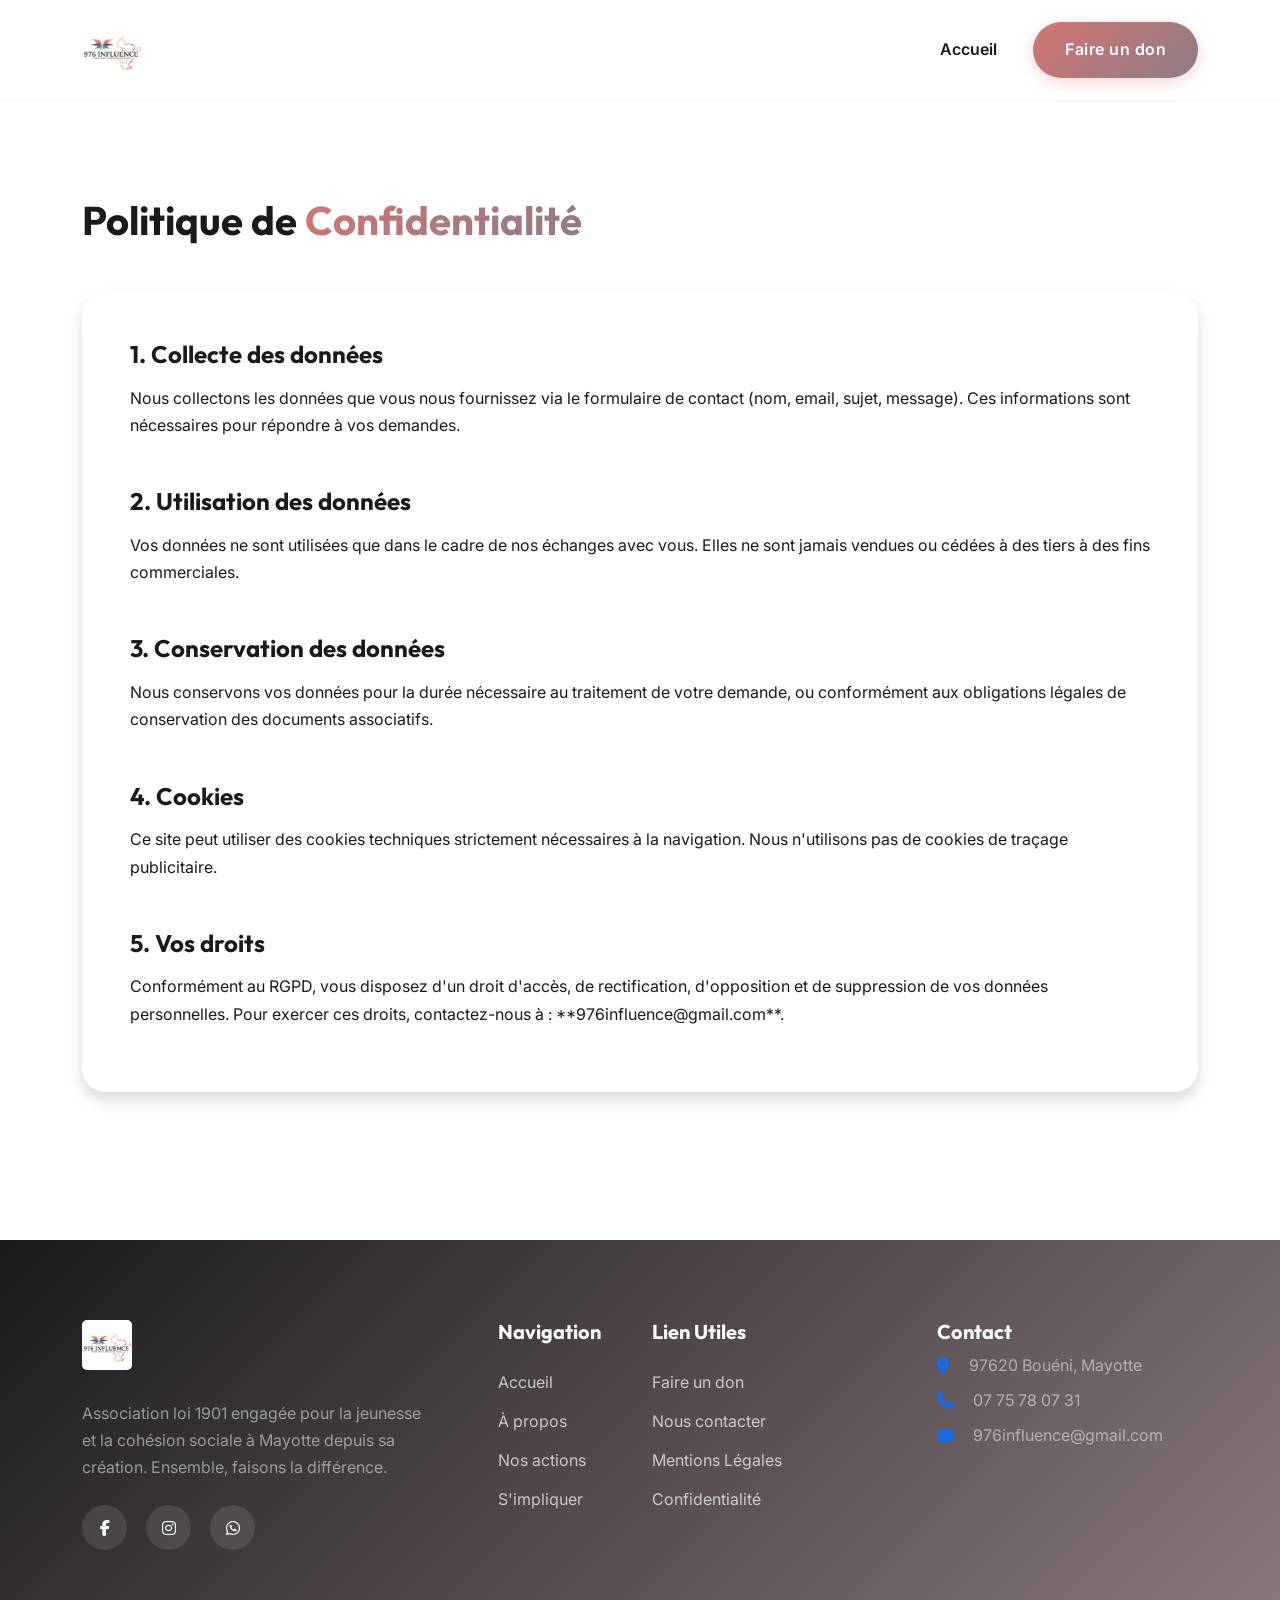
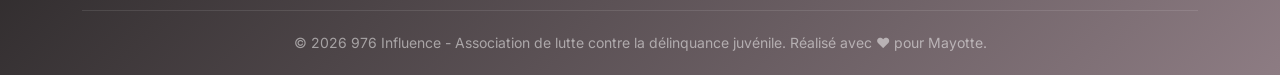
<file: politique-confidentialite.html>
<!DOCTYPE html>
<html lang="fr">
<head>
    <meta charset="UTF-8">
    <meta name="viewport" content="width=device-width, initial-scale=1.0">
    <title>Politique de Confidentialité - 976 Influence</title>
    
    <!-- Bootstrap 5 CSS -->
    <link href="https://cdn.jsdelivr.net/npm/bootstrap@5.3.0/dist/css/bootstrap.min.css" rel="stylesheet">
    <!-- Font Awesome -->
    <link rel="stylesheet" href="https://cdnjs.cloudflare.com/ajax/libs/font-awesome/6.4.0/css/all.min.css">
    <!-- Custom CSS -->
    <link rel="stylesheet" href="assets/css/style.css">
</head>
<body>

    <!-- Header Navigation -->
    <nav class="navbar navbar-expand-lg navbar-light navbar-custom glass-header">
        <div class="container">
            <a class="navbar-brand" href="index.html">
                <div class="brand-logo">
                    <img src="assets/images/logo_mayotte_influence_.jpeg" alt="976 Influence Logo">
                </div>
            </a>
            <button class="navbar-toggler border-0" type="button" data-bs-toggle="collapse" data-bs-target="#navbarNav">
                <span class="navbar-toggler-icon"></span>
            </button>
            <div class="collapse navbar-collapse" id="navbarNav">
                <ul class="navbar-nav ms-auto align-items-lg-center">
                    <li class="nav-item"><a class="nav-link" href="index.html">Accueil</a></li>
                    <li class="nav-item ms-lg-3">
                        <a href="https://www.helloasso.com/associations/976-influence/adhesions/adhesion-2026" class="btn-premium btn-premium-primary">Faire un don</a>
                    </li>
                </ul>
            </div>
        </div>
    </nav>

    <section class="section-padding mt-5">
        <div class="container py-5">
            <h1 class="mb-5 fw-bold">Politique de <span class="text-gradient">Confidentialité</span></h1>
            
            <div class="glass-card p-5 border-0 shadow">
                <h4 class="fw-bold mb-3">1. Collecte des données</h4>
                <p>Nous collectons les données que vous nous fournissez via le formulaire de contact (nom, email, sujet, message). Ces informations sont nécessaires pour répondre à vos demandes.</p>

                <h4 class="fw-bold mt-5 mb-3">2. Utilisation des données</h4>
                <p>Vos données ne sont utilisées que dans le cadre de nos échanges avec vous. Elles ne sont jamais vendues ou cédées à des tiers à des fins commerciales.</p>

                <h4 class="fw-bold mt-5 mb-3">3. Conservation des données</h4>
                <p>Nous conservons vos données pour la durée nécessaire au traitement de votre demande, ou conformément aux obligations légales de conservation des documents associatifs.</p>

                <h4 class="fw-bold mt-5 mb-3">4. Cookies</h4>
                <p>Ce site peut utiliser des cookies techniques strictement nécessaires à la navigation. Nous n'utilisons pas de cookies de traçage publicitaire.</p>

                <h4 class="fw-bold mt-5 mb-3">5. Vos droits</h4>
                <p>Conformément au RGPD, vous disposez d'un droit d'accès, de rectification, d'opposition et de suppression de vos données personnelles. Pour exercer ces droits, contactez-nous à : **976influence@gmail.com**.</p>
            </div>
        </div>
    </section>

    <!-- Footer -->
    <footer class="footer-premium">
        <div class="container">
            <div class="row g-4">
                <div class="col-lg-4">
                    <a href="index.html" class="footer-logo text-white">
                        <img src="assets/images/logo_mayotte_influence_.jpeg" alt="976 Influence Logo" style="height: 50px; width: auto; margin-bottom: 10px; border-radius: 5px;">
                    </a>
                    <p class="text-white-50">Association loi 1901 engagée pour la jeunesse et la cohésion sociale à Mayotte depuis sa création. Ensemble, faisons la différence.</p>
                    <div class="mt-4">
                        <a href="https://www.facebook.com/people/Asso-976influence/61571716615623/" class="social-circle text-white" target="_blank"><i class="fa-brands fa-facebook-f"></i></a>
                        <a href="#" class="social-circle text-white"><i class="fa-brands fa-instagram"></i></a>
                        <a href="#" class="social-circle text-white"><i class="fa-brands fa-whatsapp"></i></a>
                    </div>
                </div>
                <div class="col-lg-2 footer-links px-md-5">
                    <h5>Navigation</h5>
                    <ul class="p-0">
                        <li><a href="index.html">Accueil</a></li>
                        <li><a href="a-propos.html">À propos</a></li>
                        <li><a href="actions.html">Nos actions</a></li>
                        <li><a href="s-impliquer.html">S'impliquer</a></li>
                    </ul>
                </div>
                <div class="col-lg-3 footer-links">
                    <h5>Lien Utiles</h5>
                    <ul class="p-0">
                        <li><a href="https://www.helloasso.com/associations/976-influence/adhesions/adhesion-2026">Faire un don</a></li>
                        <li><a href="contact.html">Nous contacter</a></li>
                        <li><a href="mentions-legales.html">Mentions Légales</a></li>
                        <li><a href="politique-confidentialite.html">Confidentialité</a></li>
                    </ul>
                </div>
                <div class="col-lg-3">
                    <h5>Contact</h5>
                    <ul class="list-unstyled text-white-50">
                        <li class="mb-2"><i class="fa-solid fa-location-dot me-3 text-primary"></i> 97620 Bouéni, Mayotte</li>
                        <li class="mb-2"><i class="fa-solid fa-phone me-3 text-primary"></i> 07 75 78 07 31</li>
                        <li class="mb-2"><i class="fa-solid fa-envelope me-3 text-primary"></i> 976influence@gmail.com</li>
                    </ul>
                </div>
            </div>
            <div class="footer-bottom text-center">
                <p class="mb-0">&copy; 2026 976 Influence - Association de lutte contre la délinquance juvénile. Réalisé avec ❤️ pour Mayotte.</p>
            </div>
        </div>
    </footer>

    <script src="https://cdn.jsdelivr.net/npm/bootstrap@5.3.0/dist/js/bootstrap.bundle.min.js"></script>
    <script src="assets/js/main.js"></script>
</body>
</html>
</file>
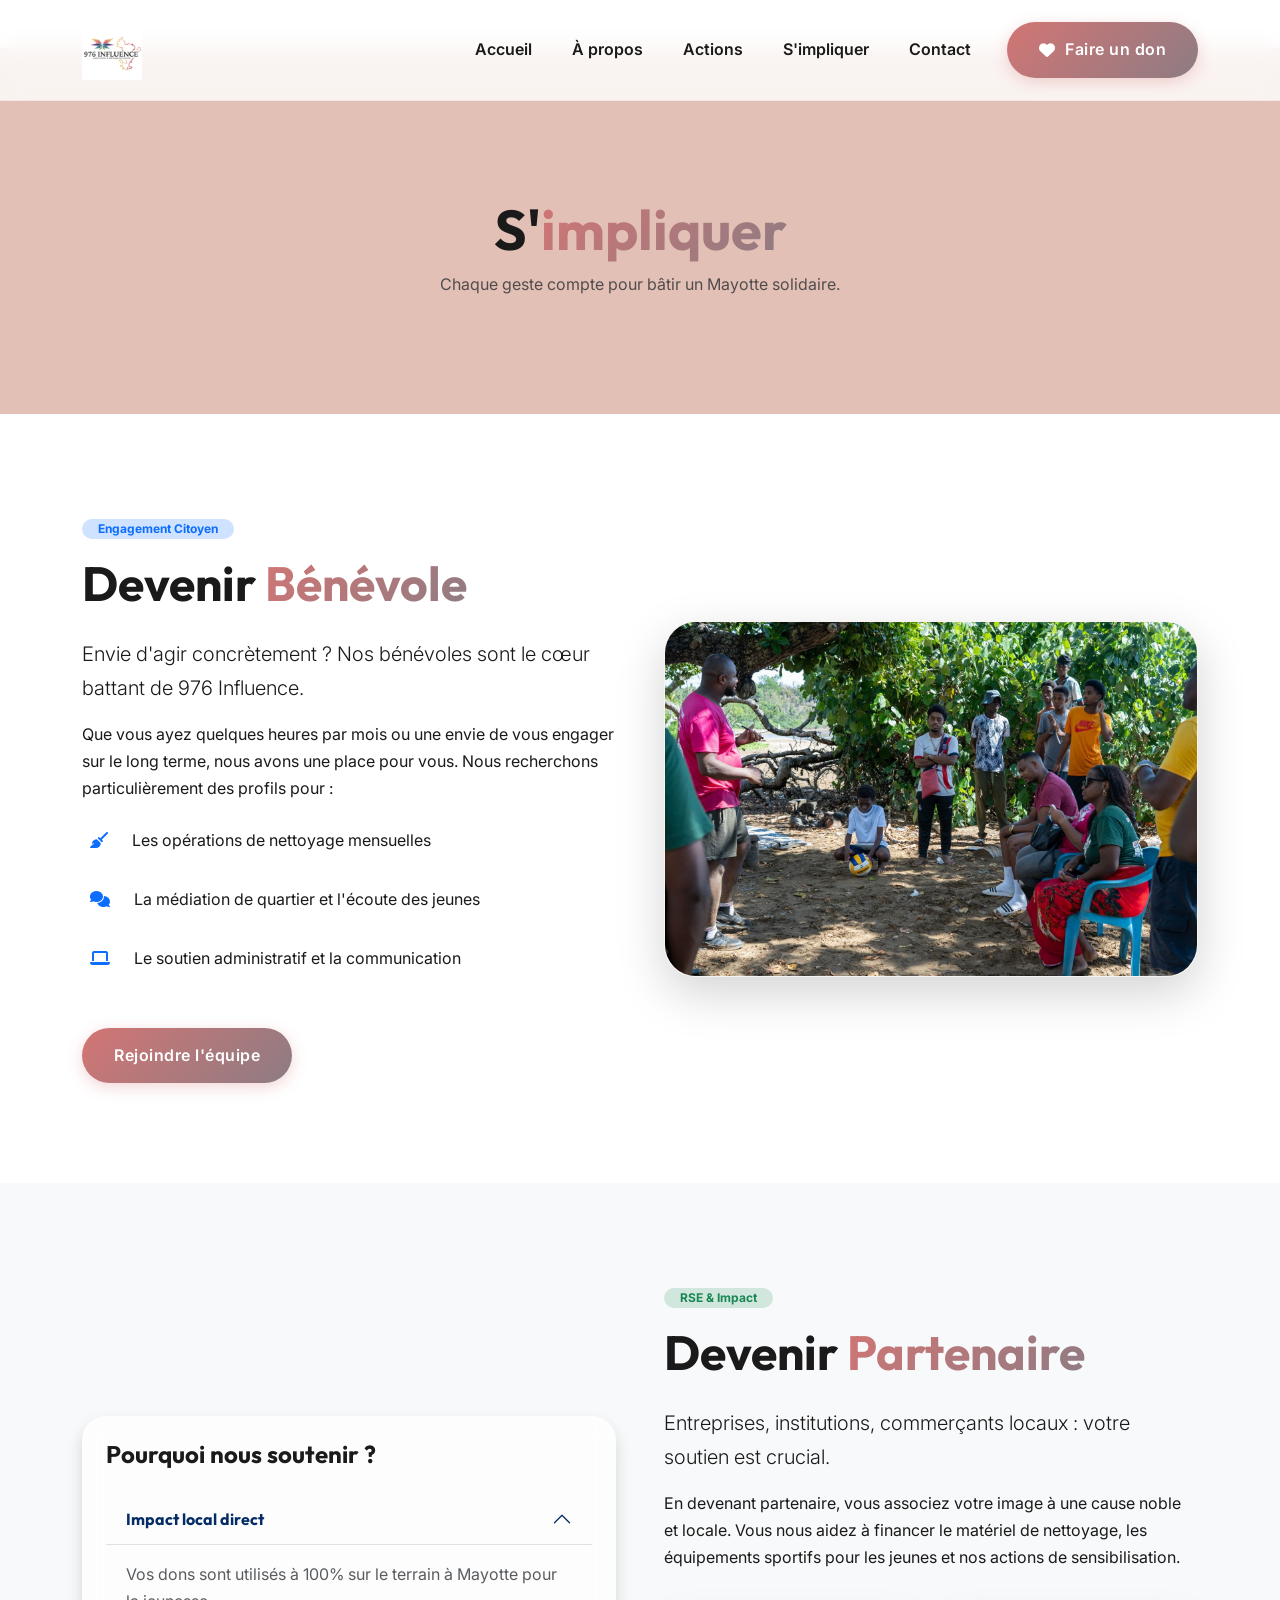
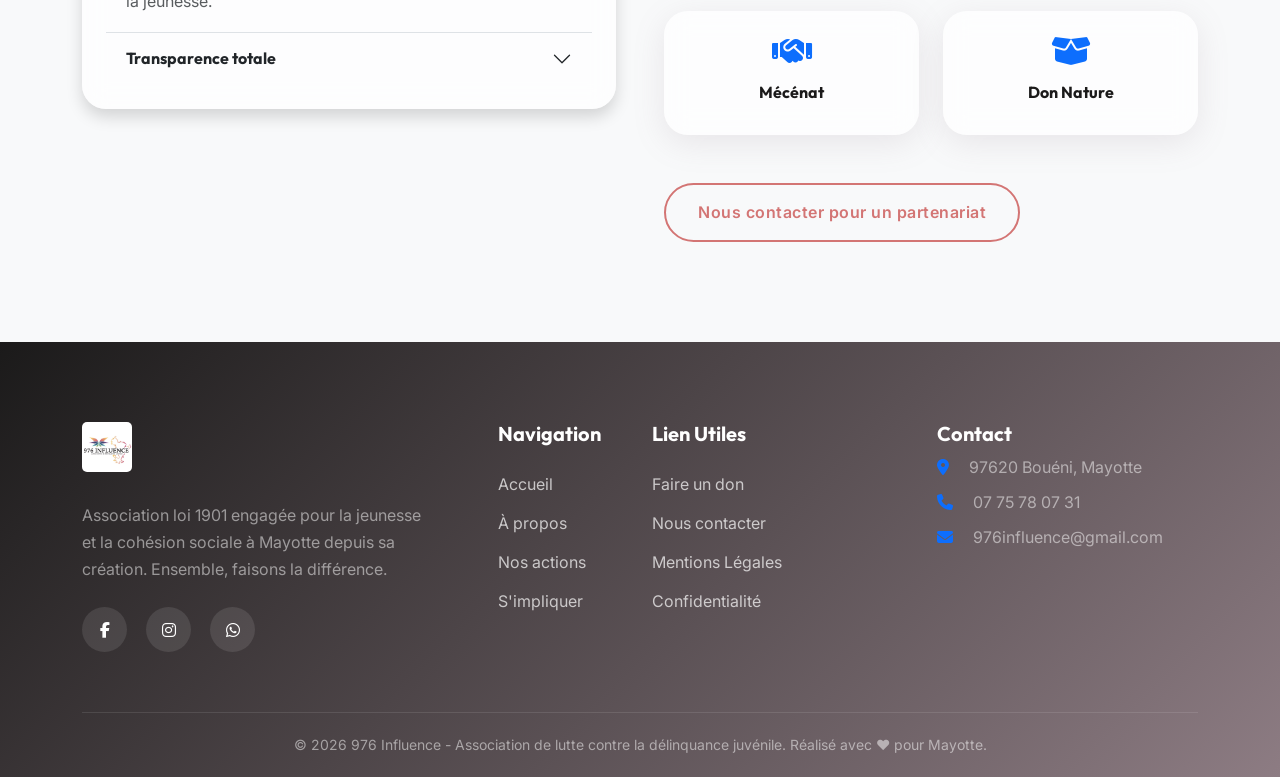
<file: s-impliquer.html>
<!DOCTYPE html>
<html lang="fr">
<head>
    <meta charset="UTF-8">
    <meta name="viewport" content="width=device-width, initial-scale=1.0">
    <title>S'impliquer - 976 Influence | Devenir Bénévole ou Partenaire</title>
    <meta name="description" content="Rejoignez l'association 976 Influence. Devenez bénévole pour nos actions de nettoyage ou devenez partenaire pour soutenir la jeunesse de Mayotte.">
    
    <!-- Bootstrap 5 CSS -->
    <link href="https://cdn.jsdelivr.net/npm/bootstrap@5.3.0/dist/css/bootstrap.min.css" rel="stylesheet">
    <!-- Font Awesome -->
    <link rel="stylesheet" href="https://cdnjs.cloudflare.com/ajax/libs/font-awesome/6.4.0/css/all.min.css">
    <!-- Custom CSS -->
    <link rel="stylesheet" href="assets/css/style.css">
</head>
<body>

    <!-- Header Navigation -->
    <nav class="navbar navbar-expand-lg navbar-light navbar-custom glass-header">
        <div class="container">
            <a class="navbar-brand" href="index.html">
                <div class="brand-logo">
                    <img src="assets/images/logo_mayotte_influence_.jpeg" alt="976 Influence Logo">
                </div>
            </a>
            <button class="navbar-toggler border-0" type="button" data-bs-toggle="collapse" data-bs-target="#navbarNav">
                <span class="navbar-toggler-icon"></span>
            </button>
            <div class="collapse navbar-collapse" id="navbarNav">
                <ul class="navbar-nav ms-auto align-items-lg-center">
                    <li class="nav-item"><a class="nav-link" href="index.html">Accueil</a></li>
                    <li class="nav-item"><a class="nav-link" href="a-propos.html">À propos</a></li>
                    <li class="nav-item"><a class="nav-link" href="actions.html">Actions</a></li>
                    <li class="nav-item"><a class="nav-link active" href="s-impliquer.html">S'impliquer</a></li>
                    <li class="nav-item"><a class="nav-link" href="contact.html">Contact</a></li>
                    <li class="nav-item ms-lg-3">
                        <a href="https://www.helloasso.com/associations/976-influence/adhesions/adhesion-2026" class="btn-premium btn-premium-primary">
                            <i class="fa-solid fa-heart"></i> Faire un don
                        </a>
                    </li>
                </ul>
            </div>
        </div>
    </nav>

    <!-- Page Header -->
    <section class="section-padding bg-light-blue mt-5">
        <div class="container text-center pt-5">
            <h1 class="display-4 fw-bold reveal">S'<span class="text-gradient">impliquer</span></h1>
            <p class="text-muted reveal">Chaque geste compte pour bâtir un Mayotte solidaire.</p>
        </div>
    </section>

    <!-- Volunteer Section -->
    <section class="section-padding">
        <div class="container">
            <div class="row g-5 align-items-center">
                <div class="col-lg-6 reveal">
                    <div class="badge bg-primary-subtle text-primary px-3 py-1 rounded-pill mb-3">Engagement Citoyen</div>
                    <h2 class="display-5 fw-bold mb-4">Devenir <span class="text-gradient">Bénévole</span></h2>
                    <p class="lead">Envie d'agir concrètement ? Nos bénévoles sont le cœur battant de 976 Influence.</p>
                    <p>Que vous ayez quelques heures par mois ou une envie de vous engager sur le long terme, nous avons une place pour vous. Nous recherchons particulièrement des profils pour :</p>
                    <ul class="list-unstyled mb-5">
                        <li class="mb-3 d-flex align-items-center">
                            <div class="bg-blue-light p-2 rounded-circle me-3"><i class="fa-solid fa-broom text-primary"></i></div>
                            <span>Les opérations de nettoyage mensuelles</span>
                        </li>
                        <li class="mb-3 d-flex align-items-center">
                            <div class="bg-blue-light p-2 rounded-circle me-3"><i class="fa-solid fa-comments text-primary"></i></div>
                            <span>La médiation de quartier et l'écoute des jeunes</span>
                        </li>
                        <li class="mb-3 d-flex align-items-center">
                            <div class="bg-blue-light p-2 rounded-circle me-3"><i class="fa-solid fa-laptop text-primary"></i></div>
                            <span>Le soutien administratif et la communication</span>
                        </li>
                    </ul>
                    <a href="contact.html" class="btn-premium btn-premium-primary">Rejoindre l'équipe</a>
                </div>
                <div class="col-lg-6 reveal">
                    <div class="glass-card p-0 overflow-hidden shadow-lg rounded-5">
                        <img src="assets/images/photo_d_echange.jpeg" alt="Bénévolat" class="img-fluid">
                    </div>
                </div>
            </div>
        </div>
    </section>

    <!-- Partner Section -->
    <section class="section-padding bg-light">
        <div class="container">
            <div class="row g-5 align-items-center flex-lg-row-reverse">
                <div class="col-lg-6 reveal">
                    <div class="badge bg-success-subtle text-success px-3 py-1 rounded-pill mb-3">RSE & Impact</div>
                    <h2 class="display-5 fw-bold mb-4">Devenir <span class="text-gradient">Partenaire</span></h2>
                    <p class="lead">Entreprises, institutions, commerçants locaux : votre soutien est crucial.</p>
                    <p>En devenant partenaire, vous associez votre image à une cause noble et locale. Vous nous aidez à financer le matériel de nettoyage, les équipements sportifs pour les jeunes et nos actions de sensibilisation.</p>
                    <div class="row g-4 mt-2">
                        <div class="col-6">
                            <div class="glass-card text-center p-4 border-0">
                                <i class="fa-solid fa-handshake fa-2x text-primary mb-3"></i>
                                <h6 class="fw-bold">Mécénat</h6>
                            </div>
                        </div>
                        <div class="col-6">
                            <div class="glass-card text-center p-4 border-0">
                                <i class="fa-solid fa-box-open fa-2x text-primary mb-3"></i>
                                <h6 class="fw-bold">Don Nature</h6>
                            </div>
                        </div>
                    </div>
                    <a href="contact.html" class="btn-premium btn-premium-outline mt-5">Nous contacter pour un partenariat</a>
                </div>
                <div class="col-lg-6 reveal">
                    <div class="glass-card p-4 border-0 shadow">
                        <h4 class="fw-bold mb-4">Pourquoi nous soutenir ?</h4>
                        <div class="accordion accordion-flush" id="accordionExample">
                            <div class="accordion-item bg-transparent">
                                <h2 class="accordion-header">
                                    <button class="accordion-button bg-transparent fw-bold" type="button" data-bs-toggle="collapse" data-bs-target="#collapseOne">
                                        Impact local direct
                                    </button>
                                </h2>
                                <div id="collapseOne" class="accordion-collapse collapse show" data-bs-parent="#accordionExample">
                                    <div class="accordion-body text-muted">
                                        Vos dons sont utilisés à 100% sur le terrain à Mayotte pour la jeunesse.
                                    </div>
                                </div>
                            </div>
                            <div class="accordion-item bg-transparent">
                                <h2 class="accordion-header">
                                    <button class="accordion-button collapsed bg-transparent fw-bold" type="button" data-bs-toggle="collapse" data-bs-target="#collapseTwo">
                                        Transparence totale
                                    </button>
                                </h2>
                                <div id="collapseTwo" class="accordion-collapse collapse" data-bs-parent="#accordionExample">
                                    <div class="accordion-body text-muted">
                                        Nous publions régulièrement des rapports d'activité sur nos actions financées.
                                    </div>
                                </div>
                            </div>
                        </div>
                    </div>
                </div>
            </div>
        </div>
    </section>

    <!-- Footer -->
    <footer class="footer-premium">
        <div class="container">
            <div class="row g-4">
                <div class="col-lg-4">
                    <a href="index.html" class="footer-logo text-white">
                        <img src="assets/images/logo_mayotte_influence_.jpeg" alt="976 Influence Logo" style="height: 50px; width: auto; margin-bottom: 10px; border-radius: 5px;">
                    </a>
                    <p class="text-white-50">Association loi 1901 engagée pour la jeunesse et la cohésion sociale à Mayotte depuis sa création. Ensemble, faisons la différence.</p>
                    <div class="mt-4">
                        <a href="https://www.facebook.com/people/Asso-976influence/61571716615623/" class="social-circle text-white" target="_blank"><i class="fa-brands fa-facebook-f"></i></a>
                        <a href="#" class="social-circle text-white"><i class="fa-brands fa-instagram"></i></a>
                        <a href="#" class="social-circle text-white"><i class="fa-brands fa-whatsapp"></i></a>
                    </div>
                </div>
                <div class="col-lg-2 footer-links px-md-5">
                    <h5>Navigation</h5>
                    <ul class="p-0">
                        <li><a href="index.html">Accueil</a></li>
                        <li><a href="a-propos.html">À propos</a></li>
                        <li><a href="actions.html">Nos actions</a></li>
                        <li><a href="s-impliquer.html">S'impliquer</a></li>
                    </ul>
                </div>
                <div class="col-lg-3 footer-links">
                    <h5>Lien Utiles</h5>
                    <ul class="p-0">
                        <li><a href="https://www.helloasso.com/associations/976-influence/adhesions/adhesion-2026">Faire un don</a></li>
                        <li><a href="contact.html">Nous contacter</a></li>
                        <li><a href="mentions-legales.html">Mentions Légales</a></li>
                        <li><a href="politique-confidentialite.html">Confidentialité</a></li>
                    </ul>
                </div>
                <div class="col-lg-3">
                    <h5>Contact</h5>
                    <ul class="list-unstyled text-white-50">
                        <li class="mb-2"><i class="fa-solid fa-location-dot me-3 text-primary"></i> 97620 Bouéni, Mayotte</li>
                        <li class="mb-2"><i class="fa-solid fa-phone me-3 text-primary"></i> 07 75 78 07 31</li>
                        <li class="mb-2"><i class="fa-solid fa-envelope me-3 text-primary"></i> 976influence@gmail.com</li>
                    </ul>
                </div>
            </div>
            <div class="footer-bottom text-center">
                <p class="mb-0">&copy; 2026 976 Influence - Association de lutte contre la délinquance juvénile. Réalisé avec ❤️ pour Mayotte.</p>
            </div>
        </div>
    </footer>

    <!-- Scripts -->
    <script src="https://cdn.jsdelivr.net/npm/bootstrap@5.3.0/dist/js/bootstrap.bundle.min.js"></script>
    <script src="assets/js/main.js"></script>
</body>
</html>
</file>
<file: assets/css/style.css>
/* 
    976 INFLUENCE - Global Style
    Design System Inspired by Mayotte & Modern Glassmorphism
*/

@import url('https://fonts.googleapis.com/css2?family=Inter:wght@300;400;500;600;700&family=Outfit:wght@400;500;600;700;800;900&display=swap');

:root {
    /* New Color Palette */
    --almond-silk: #E2C0B6;
    --carbon-black: #1B1A1A;
    --dusty-rose: #D37574;
    --silver: #BCB9BB;
    --rosy-granite: #8D7C83;

    /* Primary Mappings */
    --color-primary: var(--dusty-rose);
    --color-secondary: var(--rosy-granite);
    --color-accent: var(--almond-silk);
    --color-dark: var(--carbon-black);
    --color-light: var(--silver);
    --color-white: #ffffff;
    
    /* Semantic Gradients */
    --gradient-primary: linear-gradient(135deg, var(--dusty-rose), var(--rosy-granite));
    --gradient-glass: linear-gradient(135deg, rgba(226, 192, 182, 0.4), rgba(255, 255, 255, 0.1));
    --gradient-dark: linear-gradient(135deg, var(--carbon-black), var(--rosy-granite));
    --gradient-premium: linear-gradient(45deg, #E2C0B6, #1B1A1A, #D37574, #BCB9BB, #8D7C83);
    
    /* Typography */
    --font-heading: 'Outfit', sans-serif;
    --font-body: 'Inter', sans-serif;

    /* Effects */
    --glass-blur: blur(12px);
    --glass-border: 1px solid rgba(226, 192, 182, 0.2);
    --shadow-premium: 0 10px 30px rgba(27, 26, 26, 0.08);
    --shadow-glass: 0 8px 32px 0 rgba(141, 124, 131, 0.15);
    --transition: all 0.4s cubic-bezier(0.165, 0.84, 0.44, 1);
}

/* Base Styles */
* {
    margin: 0;
    padding: 0;
    box-sizing: border-box;
}

html {
    scroll-behavior: smooth;
    overflow-x: hidden;
}

body {
    font-family: var(--font-body);
    color: var(--color-dark);
    background-color: var(--color-white);
    line-height: 1.7;
    overflow-x: hidden;
}

h1, h2, h3, h4, h5, h6 {
    font-family: var(--font-heading);
    font-weight: 700;
    line-height: 1.2;
}

a {
    text-decoration: none;
    color: inherit;
    transition: var(--transition);
}

ul {
    list-style: none;
}

img {
    max-width: 100%;
    height: auto;
}

/* --- Layout Components --- */

.section-padding {
    padding: 100px 0;
}

.bg-light-blue {
    background-color: var(--almond-silk);
}

.text-gradient {
    background: var(--gradient-primary);
    -webkit-background-clip: text;
    -webkit-text-fill-color: transparent;
}

/* --- Premium Buttons --- */

.btn-premium {
    padding: 14px 32px;
    border-radius: 50px;
    font-weight: 600;
    letter-spacing: 0.5px;
    transition: var(--transition);
    border: none;
    display: inline-flex;
    align-items: center;
    gap: 10px;
    position: relative;
    overflow: hidden;
    z-index: 1;
    white-space: nowrap;
}

.btn-premium-primary {
    background: var(--gradient-primary) !important;
    color: white !important;
    box-shadow: 0 4px 15px rgba(211, 117, 116, 0.3);
}

.btn-premium-primary:hover {
    transform: translateY(-3px);
    box-shadow: 0 8px 25px rgba(211, 117, 116, 0.4);
    color: white;
}

.btn-premium-outline {
    background: transparent;
    border: 2px solid var(--color-primary);
    color: var(--color-primary);
}

.btn-premium-outline:hover {
    background: var(--color-primary);
    color: white;
}

.btn-premium-white {
    background: white;
    color: var(--color-primary);
}

/* --- Glassmorphism --- */

.glass-card {
    background: rgba(255, 255, 255, 0.7);
    backdrop-filter: var(--glass-blur);
    -webkit-backdrop-filter: var(--glass-blur);
    border: var(--glass-border);
    border-radius: 24px;
    box-shadow: var(--shadow-glass);
    padding: 30px;
}

.glass-header {
    background: rgba(255, 255, 255, 0.8);
    backdrop-filter: var(--glass-blur);
    -webkit-backdrop-filter: var(--glass-blur);
    border-bottom: var(--glass-border);
}

/* --- Navigation --- */

.navbar-custom {
    padding: 15px 0;
    position: fixed;
    top: 0;
    width: 100%;
    z-index: 1000;
    transition: var(--transition);
}

.navbar-custom.scrolled {
    padding: 10px 0;
    background: rgba(255, 255, 255, 0.95);
    box-shadow: 0 5px 20px rgba(0,0,0,0.05);
}

.navbar-brand img {
    height: 60px !important;
    width: auto !important;
    max-height: 60px;
    display: block;
    object-fit: contain;
}

.brand-logo {
    display: flex;
    align-items: center;
    flex-shrink: 0;
}

.brand-text-wrapper {
    display: none; /* Hide extra text if logo already has it */
}

@media (min-width: 1200px) {
    .brand-text-wrapper {
        display: flex;
        flex-direction: column;
        margin-left: 12px;
    }
}

.nav-link {
    font-weight: 600;
    margin: 0 12px;
    position: relative;
    color: var(--color-dark) !important;
    white-space: nowrap;
}

.nav-link::after {
    content: '';
    position: absolute;
    bottom: -5px;
    left: 0;
    width: 0;
    height: 3px;
    background: var(--color-primary);
    transition: var(--transition);
    border-radius: 50px;
}

.nav-link:hover::after {
    width: 100%;
}

/* --- Hero Section --- */

.hero-section {
    position: relative;
    padding: 180px 0 120px;
    overflow: hidden;
    min-height: 90vh;
    display: flex;
    align-items: center;
}

.hero-bg-image {
    position: absolute;
    top: 0;
    left: 0;
    width: 100%;
    height: 100%;
    object-fit: cover;
    z-index: -2;
}

.hero-overlay {
    position: absolute;
    top: 0;
    left: 0;
    width: 100%;
    height: 100%;
    background: linear-gradient(90deg, rgba(255,255,255,0.95) 0%, rgba(255,255,255,0.8) 50%, rgba(255,255,255,0) 100%);
    z-index: -1;
}

.hero-title {
    font-size: 64px;
    font-weight: 900;
    margin-bottom: 24px;
    color: var(--color-dark);
}

.hero-subtitle {
    font-size: 20px;
    color: var(--color-secondary);
    margin-bottom: 40px;
    max-width: 600px;
}

/* --- New Sections --- */

.bg-gray {
    background-color: #f9f7f4;
}

.section-header.center {
    text-align: center;
    margin-bottom: 3rem;
}

.section-title {
    font-size: 2.75rem;
    font-weight: 800;
    margin-bottom: 0.75rem;
}

.section-subtitle {
    font-size: 1rem;
    max-width: 650px;
    margin: 0 auto;
    color: var(--color-dark);
}

.partner-card,
.event-card,
.board-card {
    transition: var(--transition);
}

.partner-card:hover,
.event-card:hover,
.board-card:hover {
    transform: translateY(-8px);
}

.partner-logo {
    width: 80px;
    height: 80px;
    border-radius: 24px;
    display: inline-flex;
    align-items: center;
    justify-content: center;
    background: rgba(211, 117, 116, 0.12);
    color: var(--color-primary);
    font-size: 2rem;
}

.event-tag {
    display: inline-flex;
    padding: 0.65rem 0.95rem;
    border-radius: 999px;
    background: rgba(27, 26, 26, 0.08);
    color: var(--color-dark);
    font-size: 0.85rem;
    font-weight: 700;
}

.board-photo {
    width: 100%;
    height: 240px;
    object-fit: cover;
}

.floating-contact-button {
    position: fixed;
    right: 24px;
    bottom: 24px;
    z-index: 1100;
    display: inline-flex;
    align-items: center;
    gap: 10px;
    padding: 14px 20px;
    background: var(--gradient-primary);
    color: white;
    border-radius: 999px;
    box-shadow: 0 24px 40px rgba(27, 26, 26, 0.18);
    font-weight: 700;
    transition: transform 0.2s ease, box-shadow 0.2s ease, opacity 0.2s ease;
}

.floating-contact-button:hover {
    transform: translateY(-3px);
    box-shadow: 0 28px 45px rgba(27, 26, 26, 0.22);
}

@media (max-width: 767px) {
    .floating-contact-button {
        right: 16px;
        bottom: 16px;
        padding: 12px 16px;
    }

    .floating-contact-button span {
        display: none;
    }
}

/* --- Footer --- */

.footer-premium {
    background: var(--gradient-dark);
    color: white;
    padding: 80px 0 20px;
}

.footer-logo {
    font-size: 28px;
    font-weight: 900;
    margin-bottom: 20px;
    display: block;
}

.footer-links h5 {
    font-weight: 700;
    margin-bottom: 25px;
    color: var(--color-white);
}

.footer-links ul li {
    margin-bottom: 12px;
}

.footer-links ul li a {
    color: rgba(255, 255, 255, 0.7);
}

.footer-links ul li a:hover {
    color: white;
    padding-left: 5px;
}

.social-circle {
    width: 45px;
    height: 45px;
    background: rgba(255,255,255,0.1);
    border-radius: 50%;
    display: inline-flex;
    align-items: center;
    justify-content: center;
    margin-right: 15px;
    transition: var(--transition);
}

.social-circle:hover {
    background: var(--color-primary);
    transform: translateY(-5px);
}

.footer-bottom {
    border-top: 1px solid rgba(255,255,255,0.1);
    margin-top: 60px;
    padding-top: 20px;
    font-size: 14px;
    color: rgba(255,255,255,0.5);
}

/* --- Cards & Features --- */

.action-card {
    transition: var(--transition);
    border-radius: 16px;
    overflow: hidden;
    height: 100%;
}

.action-card:hover {
    transform: translateY(-10px);
}

.card-img-wrapper {
    overflow: hidden;
    height: 250px;
}

.card-img-wrapper img {
    width: 100%;
    height: 100%;
    object-fit: cover;
    transition: var(--transition);
}

.action-card:hover .card-img-wrapper img {
    transform: scale(1.1);
}

/* --- Animations --- */

.reveal {
    opacity: 0;
    transform: translateY(30px);
    transition: 1s all ease;
}

.reveal.active {
    opacity: 1;
    transform: translateY(0);
}

/* --- Responsive --- */

@media (max-width: 991px) {
    .hero-title {
        font-size: 48px;
    }
    .navbar-collapse {
        background: white;
        padding: 20px;
        border-radius: 12px;
        margin-top: 15px;
        box-shadow: 0 10px 30px rgba(0,0,0,0.1);
    }
}

@media (max-width: 767px) {
    .hero-title {
        font-size: 38px;
    }
    .section-padding {
        padding: 60px 0;
    }
}
</file>
